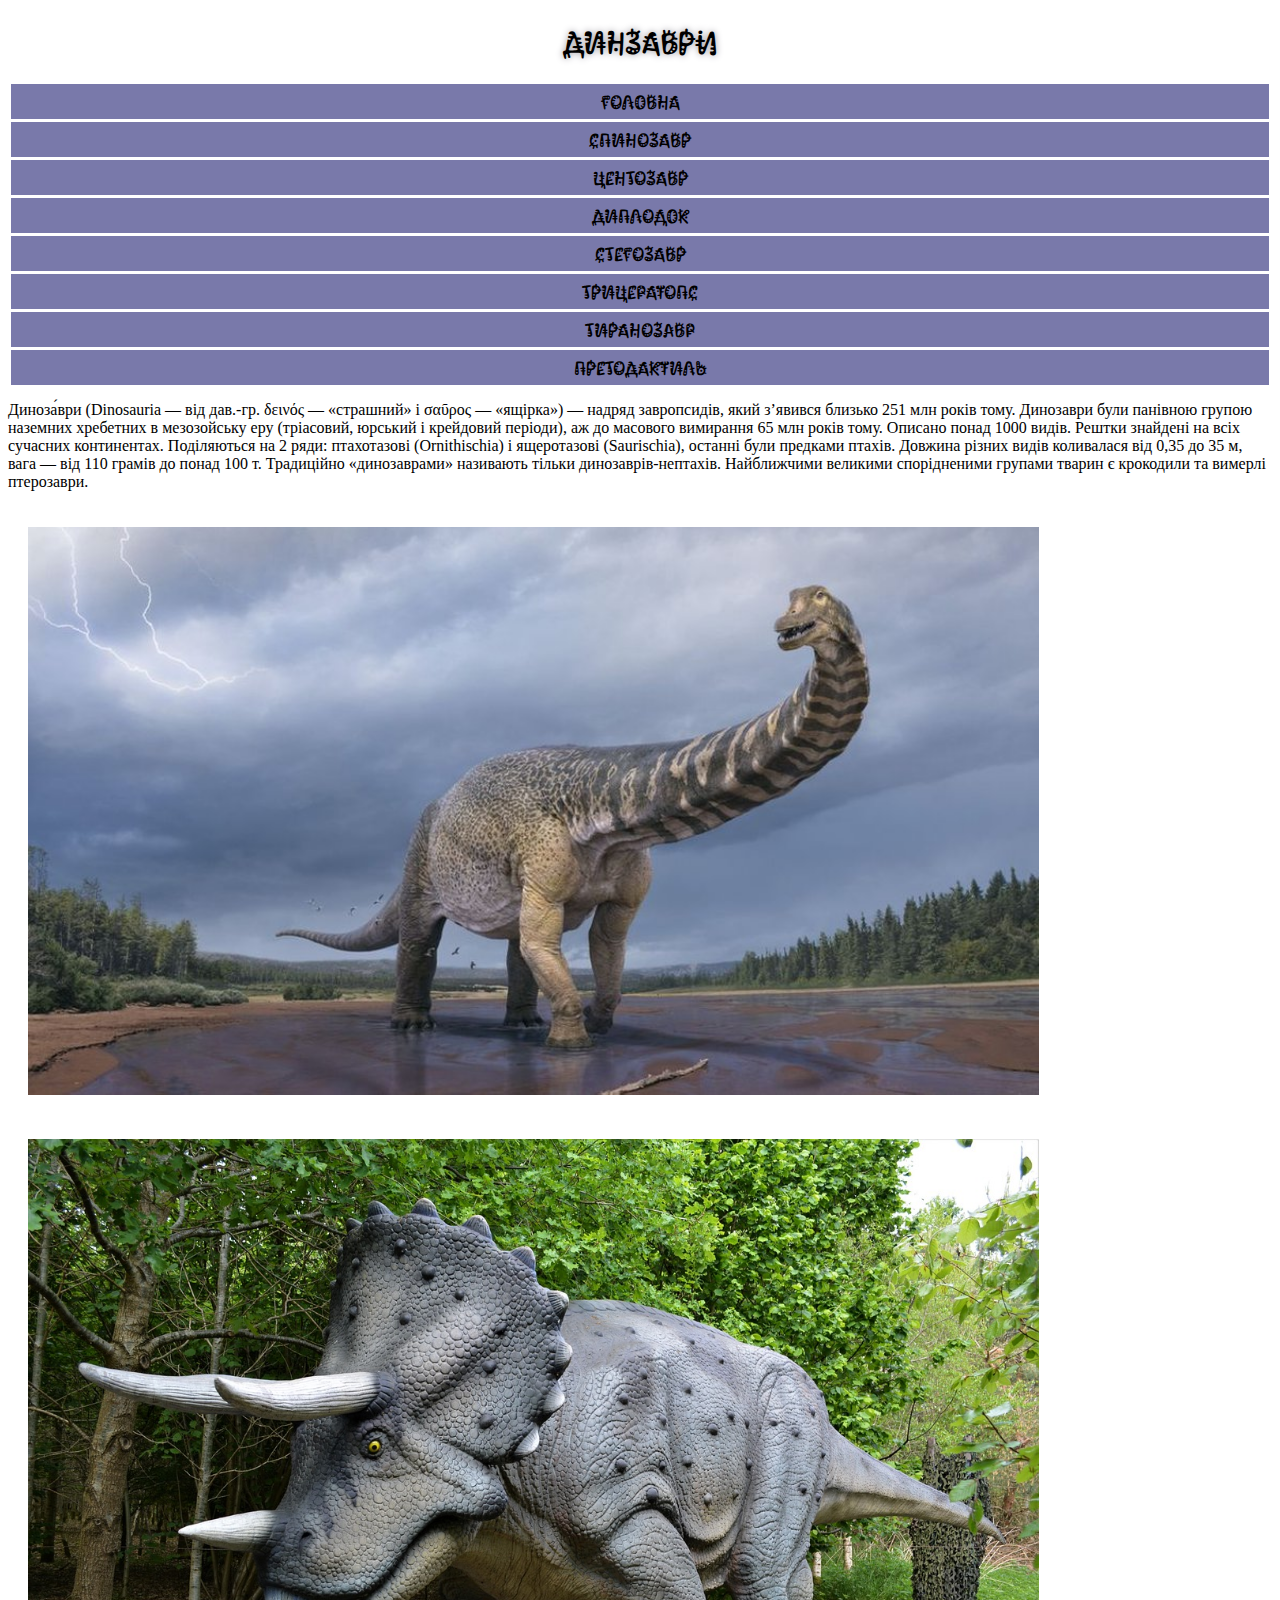
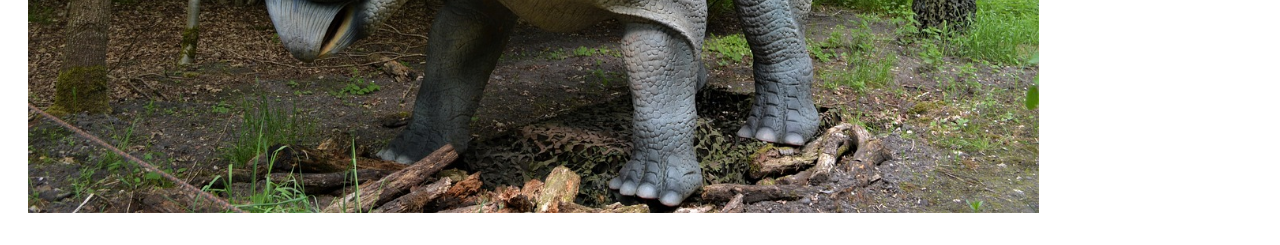
<file: 5/index.html>
<!DOCTYPE html>
<html lang="en">
<head>
    <meta charset="UTF-8">
    <meta name="viewport" content="width=device-width, initial-scale=1.0">
    <link rel="preconnect" href="https://fonts.googleapis.com">
<link rel="preconnect" href="https://fonts.gstatic.com" crossorigin>
<link href="https://fonts.googleapis.com/css2?family=Kablammo&display=swap" rel="stylesheet">
    <link rel="stylesheet" href="style.css">
    <title>Document</title>
</head>
<body>
    <h1>динзаври</h1>
    <div class="menu">
    <div class="menu-item"><a href="index.html">головна</a></div>
    <div class="menu-item"><a href="5-2.html">Спинозавр</a></div>
    <div class="menu-item"><a href="5-3.html">Центозавр</a></div>
    <div class="menu-item"><a href="5-4.html">Диплодок</a></div>
    <div class="menu-item"><a href="5-5.html">Стегозавр</a></div>
    <div class="menu-item"><a href="5-6.html">Трицератопс</a></div>
    <div class="menu-item"><a href="5-7.html">Тиранозавр</a></div>
    <div class="menu-item"><a href="5-8.html">Претодактиль</a></div>

    <p>Диноза́ври (Dinosauria — від дав.-гр. δεινός — «страшний» і σαῦρος — «ящірка») — надряд завропсидів, який з’явився близько 251 млн років тому. Динозаври були панівною групою наземних хребетних в мезозойську еру (тріасовий, юрський і крейдовий періоди), аж до масового вимирання 65 млн років тому. Описано понад 1000 видів. Рештки знайдені на всіх сучасних континентах. Поділяються на 2 ряди: птахотазові (Ornithischia) і ящеротазові (Saurischia), останні були предками птахів. Довжина різних видів коливалася від 0,35 до 35 м, вага — від 110 грамів до понад 100 т.

        Традиційно «динозаврами» називають тільки динозаврів-нептахів. Найближчими великими спорідненими групами тварин є крокодили та вимерлі птерозаври.
        </p>
        <img src="dino-01.jpg" alt="">
        <img src="dino-02.jpg" alt="">
</body>
</html>
</file>
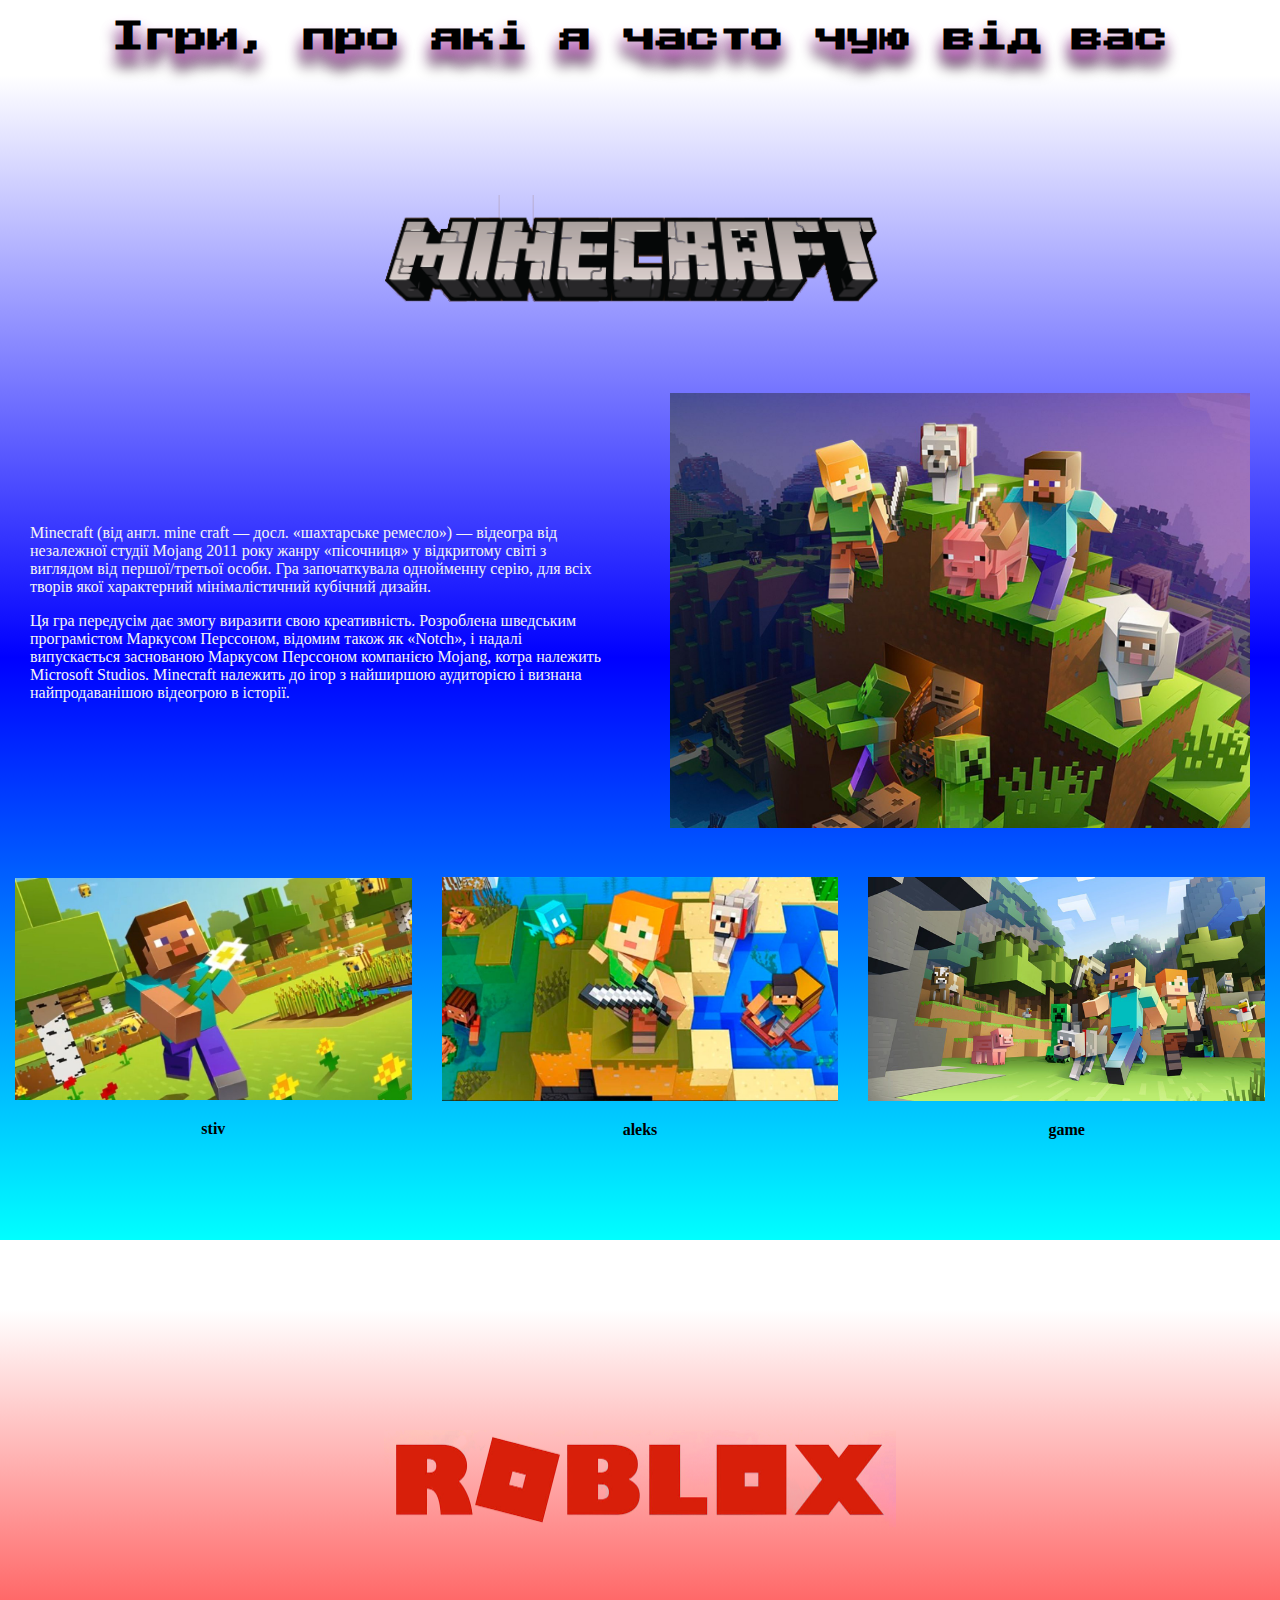
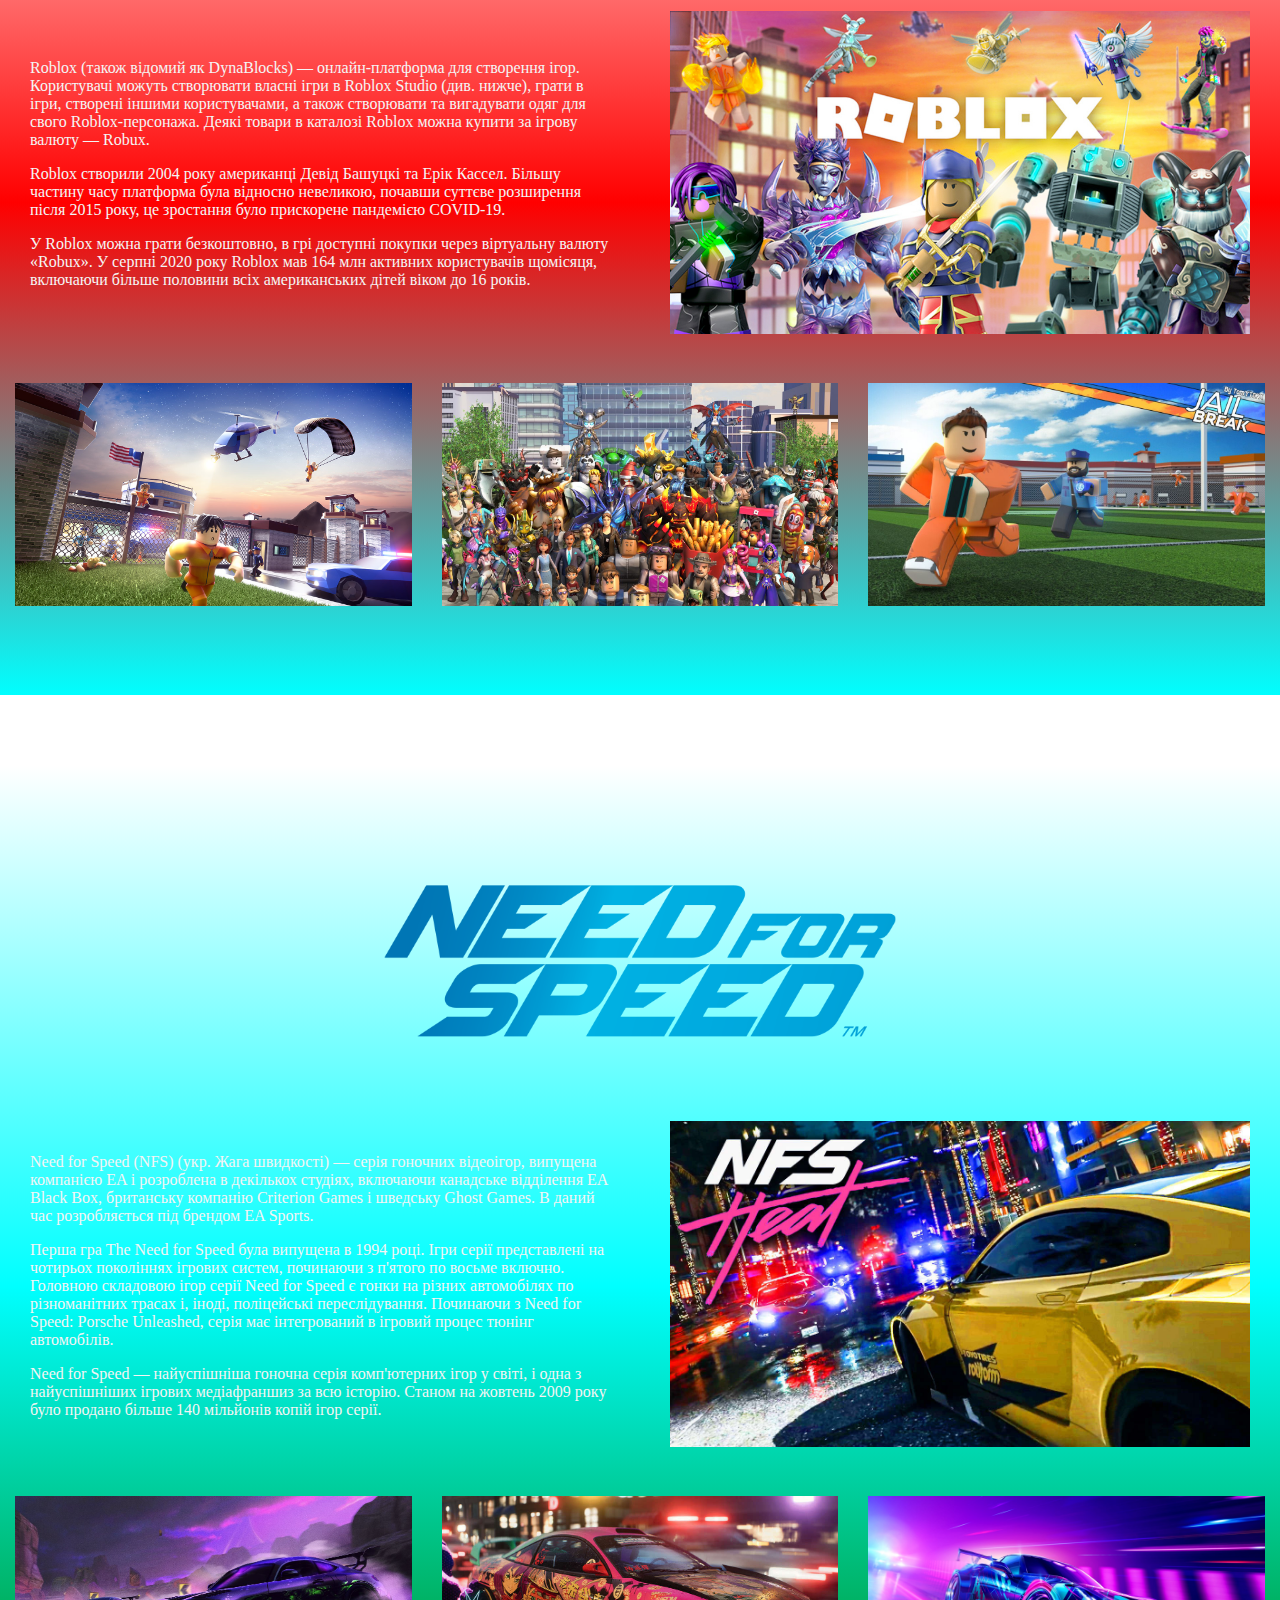
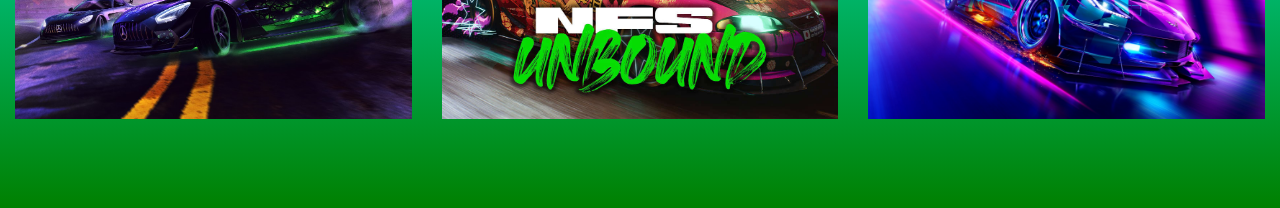
<file: game/index.html>
<!DOCTYPE html>
<html lang="uk">

<head>
    <meta charset="UTF-8">
    <meta name="viewport" content="width=device-width, initial-scale=1.0">
    <link rel="preconnect" href="https://fonts.googleapis.com">
    <link rel="preconnect" href="https://fonts.gstatic.com" crossorigin>
    <link href="https://fonts.googleapis.com/css2?family=Montserrat:ital,wght@0,100;0,200;0,300;0,400;0,500;0,600;1,100;1,200;1,300;1,400;1,500&family=Pixelify+Sans:wght@400;500;600;700&family=Press+Start+2P&display=swap"
        rel="stylesheet">
    <link rel="stylesheet" href="style.css">
    <title>топ 3</title>
</head>

<body>

    <h1>Ігри, про які я часто чую від вас</h1>

    <div class="minecraft">
        <div class="logo">
            <img src="minecraft.png" alt="">
        </div>
        <div class="father1">
            <div class="text">
                <p>Minecraft (від англ. mine craft — досл. «шахтарське ремесло») — відеогра від незалежної студії Mojang
                    2011 року жанру «пісочниця» у відкритому світі з виглядом від першої/третьої особи. Гра
                    започаткувала
                    однойменну серію, для всіх творів якої характерний мінімалістичний кубічний дизайн.</p>
                <p>Ця гра передусім дає змогу виразити свою креативність. Розроблена шведським програмістом Маркусом
                    Перссоном, відомим також як «Notch», і надалі випускається заснованою Маркусом Перссоном компанією
                    Mojang, котра належить Microsoft Studios. Minecraft належить до ігор з найширшою аудиторією і
                    визнана найпродаванішою відеогрою в історії.</p>
            </div>
            <div class="image">
                <img src="mine-2.jpg" alt="">
            </div>
        </div>
        <div class="father2">
            <div class="player">
                <img src="mine-3.jpg" alt="">
                <p>stiv</p>
            </div>
            <div class="player">
                <img src="mine-4.jpg" alt="">
                <p>aleks</p>
            </div>
            <div class="player">
                <img src="mine-5.jpg" alt="">
                <p>game</p>
            </div>

        </div>
    </div>

    <div class="rablax">
        <div class="logo">
            <img src="roblox-logo.png" alt="">
        </div>
        <div class="father1">
            <div class="text">
                <p>
                    Roblox (також відомий як DynaBlocks) — онлайн-платформа для створення ігор. Користувачі можуть
                    створювати власні ігри в Roblox Studio (див. нижче), грати в ігри, створені іншими користувачами, а
                    також створювати та вигадувати одяг для свого Roblox-персонажа. Деякі товари в каталозі Roblox можна
                    купити за ігрову валюту — Robux.

                </p>
                <p>
                    Roblox створили 2004 року американці Девід Башуцкі та Ерік Кассел. Більшу частину часу платформа
                    була відносно невеликою, почавши суттєве розширення після 2015 року, це зростання було прискорене
                    пандемією COVID-19.
                </p>
                <p>
                    У Roblox можна грати безкоштовно, в грі доступні покупки через віртуальну валюту «Robux». У серпні
                    2020 року Roblox мав 164 млн активних користувачів щомісяця, включаючи більше половини всіх
                    американських дітей віком до 16 років.
                </p>

            </div>
            <div class="image">
                <img src="roblox-1.jpg" alt="">
            </div>
        </div>
        <div class="father2">
            <div class="player">
                <img src="roblox-2.jpg" alt="">
            </div>
            <div class="player">
                <img src="roblox-3.jpg" alt="">
            </div>
            <div class="player">
                <img src="roblox-4.jpg" alt="">
            </div>
        </div>
    </div>

    <div class="no_cs2">
        <div class="logo">
            <img src="need-logo.png" alt="">
        </div>
        <div class="father1">
            <div class="text">
                <p>
                    Need for Speed ​​(NFS) (укр. Жага швидкості) — серія гоночних відеоігор, випущена компанією EA і
                    розроблена в декількох студіях, включаючи канадське відділення EA Black Box, британську компанію
                    Criterion Games і шведську Ghost Games. В даний час розробляється під брендом EA Sports.
                </p>
                <p>
                    Перша гра The Need for Speed​​ була випущена в 1994 році. Ігри серії представлені на чотирьох
                    поколіннях ігрових систем, починаючи з п'ятого по восьме включно. Головною складовою ігор серії Need
                    for Speed ​​є гонки на різних автомобілях по різноманітних трасах і, іноді, поліцейські
                    переслідування. Починаючи з Need for Speed: Porsche Unleashed, серія має інтегрований в ігровий
                    процес тюнінг автомобілів.
                </p>
                <p>
                    Need for Speed​ — найуспішніша гоночна серія комп'ютерних ігор у світі, і одна з найуспішніших
                    ігрових медіафраншиз за всю історію. Станом на жовтень 2009 року було продано більше 140 мільйонів
                    копій ігор серії.
                </p>
            </div>
            <div class="image">
                <img src="need-2.jpg" alt="">
            </div>
        </div>
        <div class="father2">
            <div class="player">
                <img src="need-3.jpg" alt="">
            </div>
            <div class="player">
                <img src="need-4.jpg" alt="">
            </div>
            <div class="player">
                <img src="need-5.jpg" alt="">
            </div>
        </div>
    </div>

</body>

</html>
</file>
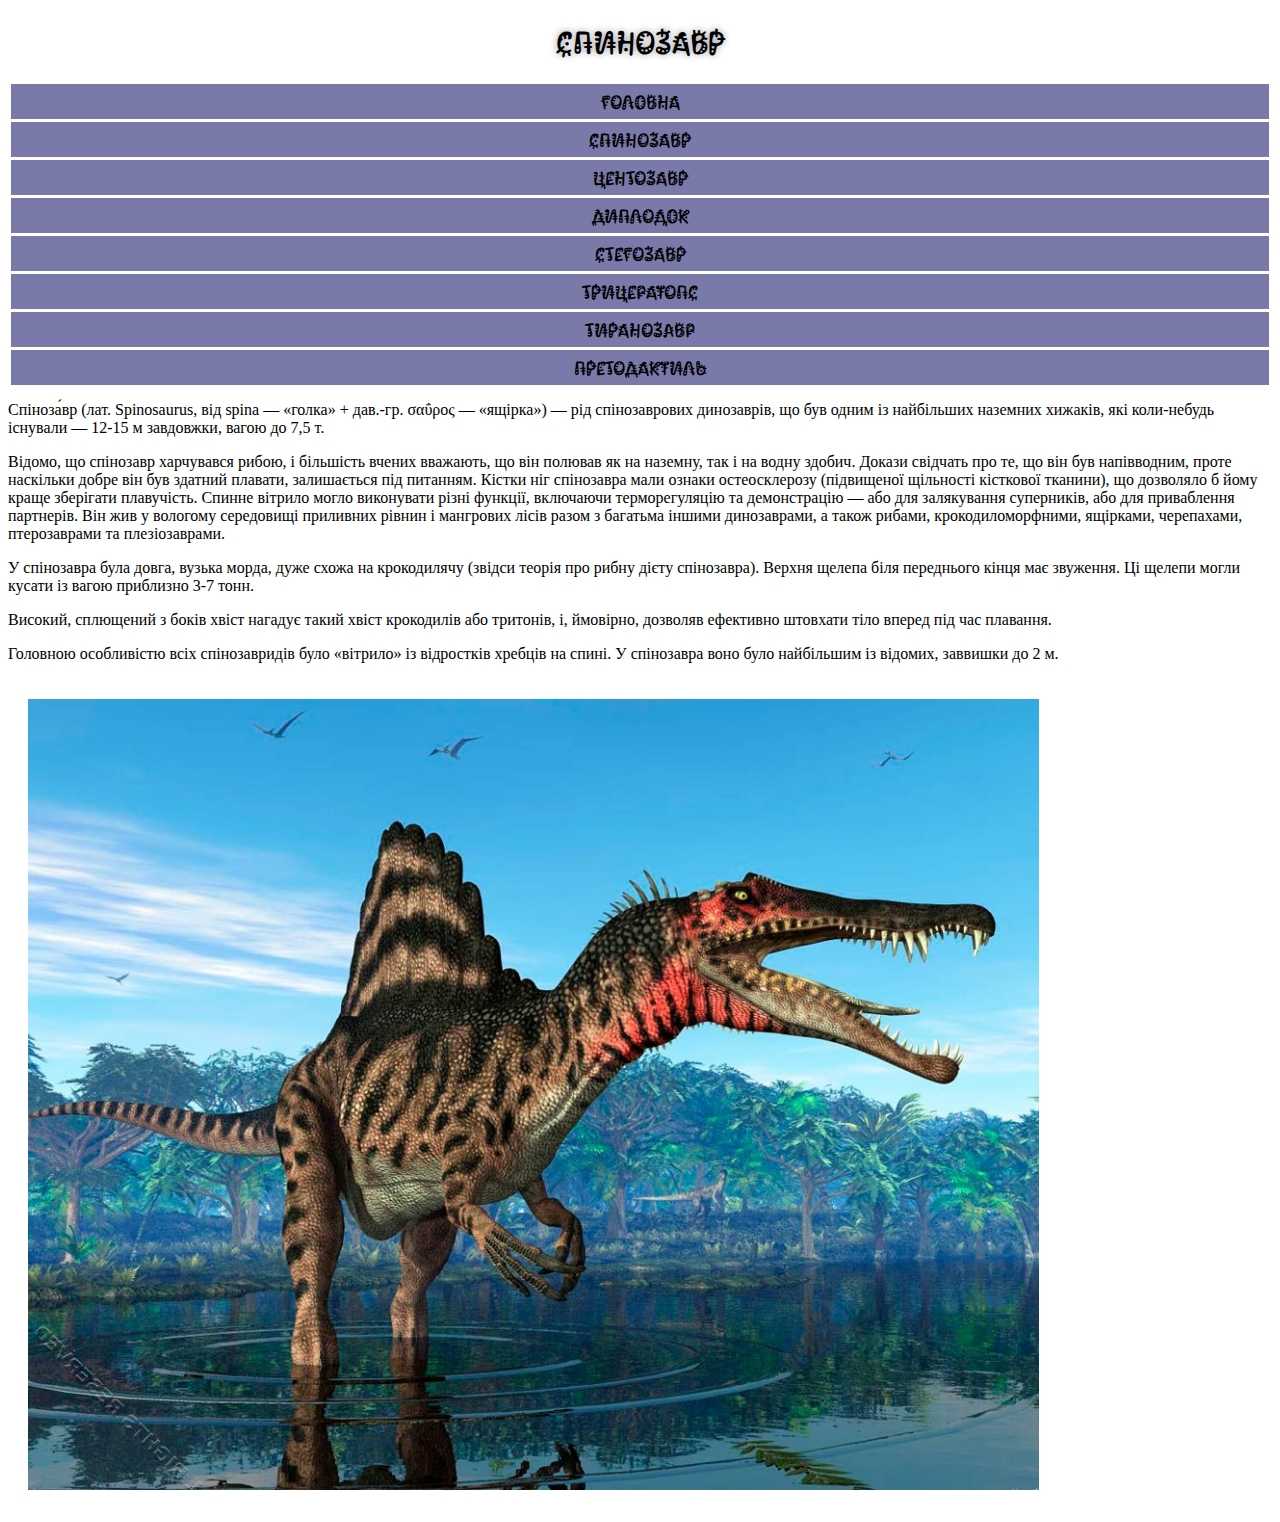
<file: 5/5-2.html>
<!DOCTYPE html>
<html lang="en">

<head>
    <meta charset="UTF-8">
    <meta name="viewport" content="width=device-width, initial-scale=1.0">
    <link rel="preconnect" href="https://fonts.googleapis.com">
    <link rel="preconnect" href="https://fonts.gstatic.com" crossorigin>
    <link href="https://fonts.googleapis.com/css2?family=Kablammo&display=swap" rel="stylesheet">
    <link rel="stylesheet" href="style.css">
    <title>Спинозавр</title>
</head>

<body>
    <h1>Спинозавр</h1>
    <div class="menu">
        <div class="menu-item"><a href="index.html">головна</a></div>
        <div class="menu-item"><a href="5-2.html">Спинозавр</a></div>
        <div class="menu-item"><a href="5-3.html">Центозавр</a></div>
        <div class="menu-item"><a href="5-4.html">Диплодок</a></div>
        <div class="menu-item"><a href="5-5.html">Стегозавр</a></div>
        <div class="menu-item"><a href="5-6.html">Трицератопс</a></div>
        <div class="menu-item"><a href="5-7.html">Тиранозавр</a></div>
        <div class="menu-item"><a href="5-8.html">Претодактиль</a></div>

        <p>Спіноза́вр (лат. Spinosaurus, від spina — «голка» + дав.-гр. σαΰρος — «ящірка») — рід спінозаврових
            динозаврів, що був одним із найбільших наземних хижаків, які коли-небудь існували — 12-15 м завдовжки, вагою
            до 7,5 т.
        </p>
        <p>
            Відомо, що спінозавр харчувався рибою, і більшість вчених вважають, що він полював як на наземну, так і на
            водну здобич. Докази свідчать про те, що він був напівводним, проте наскільки добре він був здатний плавати,
            залишається під питанням. Кістки ніг спінозавра мали ознаки остеосклерозу (підвищеної щільності кісткової
            тканини), що дозволяло б йому краще зберігати плавучість. Спинне вітрило могло виконувати різні функції,
            включаючи терморегуляцію та демонстрацію — або для залякування суперників, або для приваблення партнерів.
            Він жив у вологому середовищі приливних рівнин і мангрових лісів разом з багатьма іншими динозаврами, а
            також рибами, крокодиломорфними, ящірками, черепахами, птерозаврами та плезіозаврами.
        </p>
        <p>
            У спінозавра була довга, вузька морда, дуже схожа на крокодилячу (звідси теорія про рибну дієту спінозавра).
            Верхня щелепа біля переднього кінця має звуження. Ці щелепи могли кусати із вагою приблизно 3-7 тонн.
        </p>
        <p>
            Високий, сплющений з боків хвіст нагадує такий хвіст крокодилів або тритонів, і, ймовірно, дозволяв
            ефективно штовхати тіло вперед під час плавання.
        </p>
        <p>
            Головною особливістю всіх спінозавридів було «вітрило» із відростків хребців на спині. У спінозавра воно
            було найбільшим із відомих, заввишки до 2 м.
        </p>
        <img src="spynozavr.jpg" alt="">
</body>

</html>
</file>
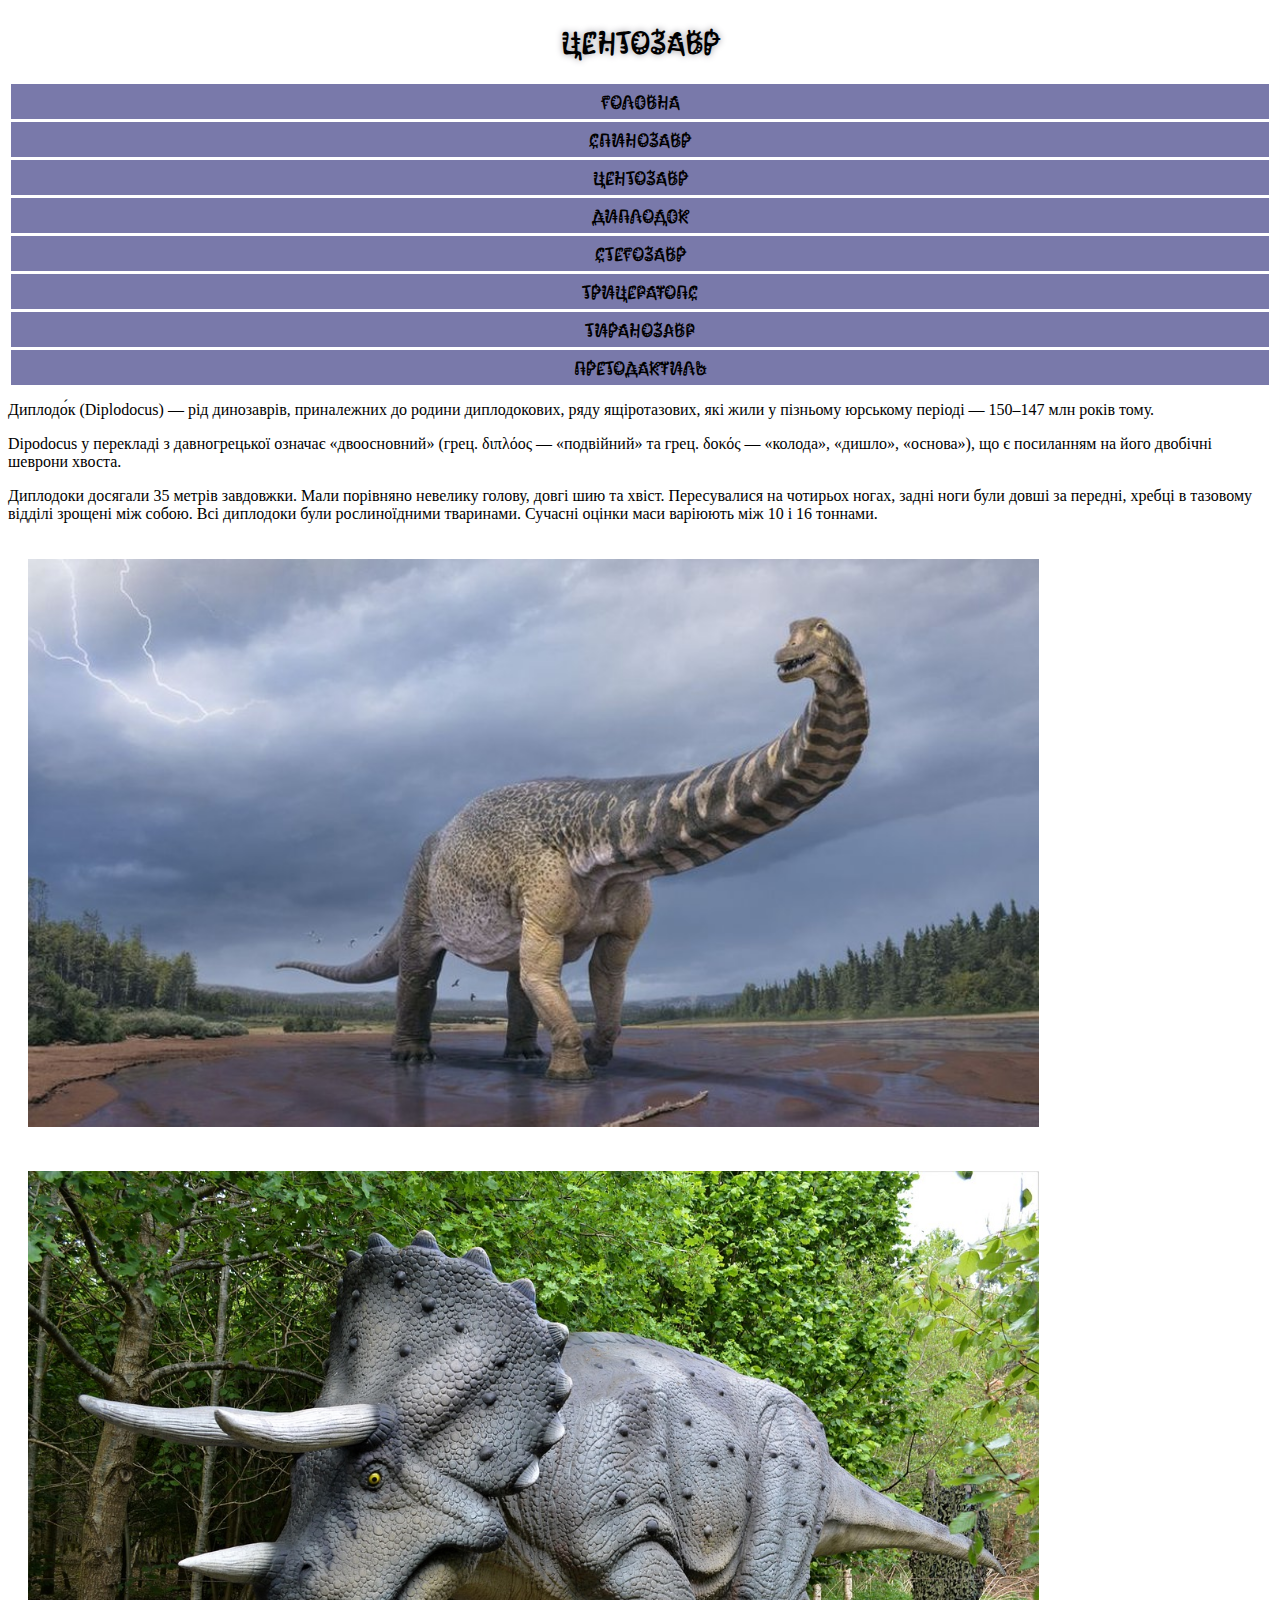
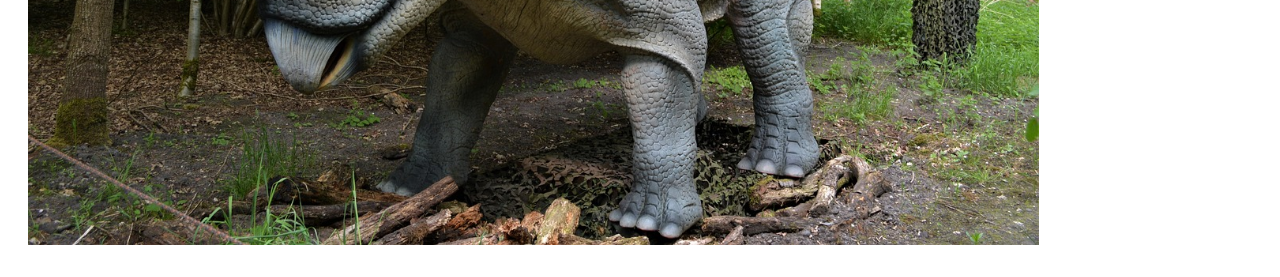
<file: 5/5-3.html>
<!DOCTYPE html>
<html lang="en">
<head>
    <meta charset="UTF-8">
    <meta name="viewport" content="width=device-width, initial-scale=1.0">
    <link rel="preconnect" href="https://fonts.googleapis.com">
<link rel="preconnect" href="https://fonts.gstatic.com" crossorigin>
<link href="https://fonts.googleapis.com/css2?family=Kablammo&display=swap" rel="stylesheet">
    <link rel="stylesheet" href="style.css">
    <title>Центозавр</title>
</head>
<body>
    <h1>Центозавр</h1>
    <div class="menu">
    <div class="menu-item"><a href="index.html">головна</a></div>
    <div class="menu-item"><a href="5-2.html">Спинозавр</a></div>
    <div class="menu-item"><a href="5-3.html">Центозавр</a></div>
    <div class="menu-item"><a href="5-4.html">Диплодок</a></div>
    <div class="menu-item"><a href="5-5.html">Стегозавр</a></div>
    <div class="menu-item"><a href="5-6.html">Трицератопс</a></div>
    <div class="menu-item"><a href="5-7.html">Тиранозавр</a></div>
    <div class="menu-item"><a href="5-8.html">Претодактиль</a></div>

    <p>Диплодо́к (Diplodocus) — рід динозаврів, приналежних до родини диплодокових, ряду ящіротазових, які жили у пізньому юрському періоді — 150–147 млн років тому.
 </p>
 <p>
        Dipodocus у перекладі з давногрецької означає «двоосновний» (грец. διπλόος — «подвійний» та грец. δοκός — «колода», «дишло», «основа»), що є посиланням на його двобічні шеврони хвоста.
        </p>
       <p> Диплодоки досягали 35 метрів завдовжки. Мали порівняно невелику голову, довгі шию та хвіст. Пересувалися на чотирьох ногах, задні ноги були довші за передні, хребці в тазовому відділі зрощені між собою. Всі диплодоки були рослиноїдними тваринами. Сучасні оцінки маси варіюють між 10 і 16 тоннами.
        </p>
        
       
        <img src="dino-01.jpg" alt="">
        <img src="dino-02.jpg" alt="">
</body>
</html>
</file>
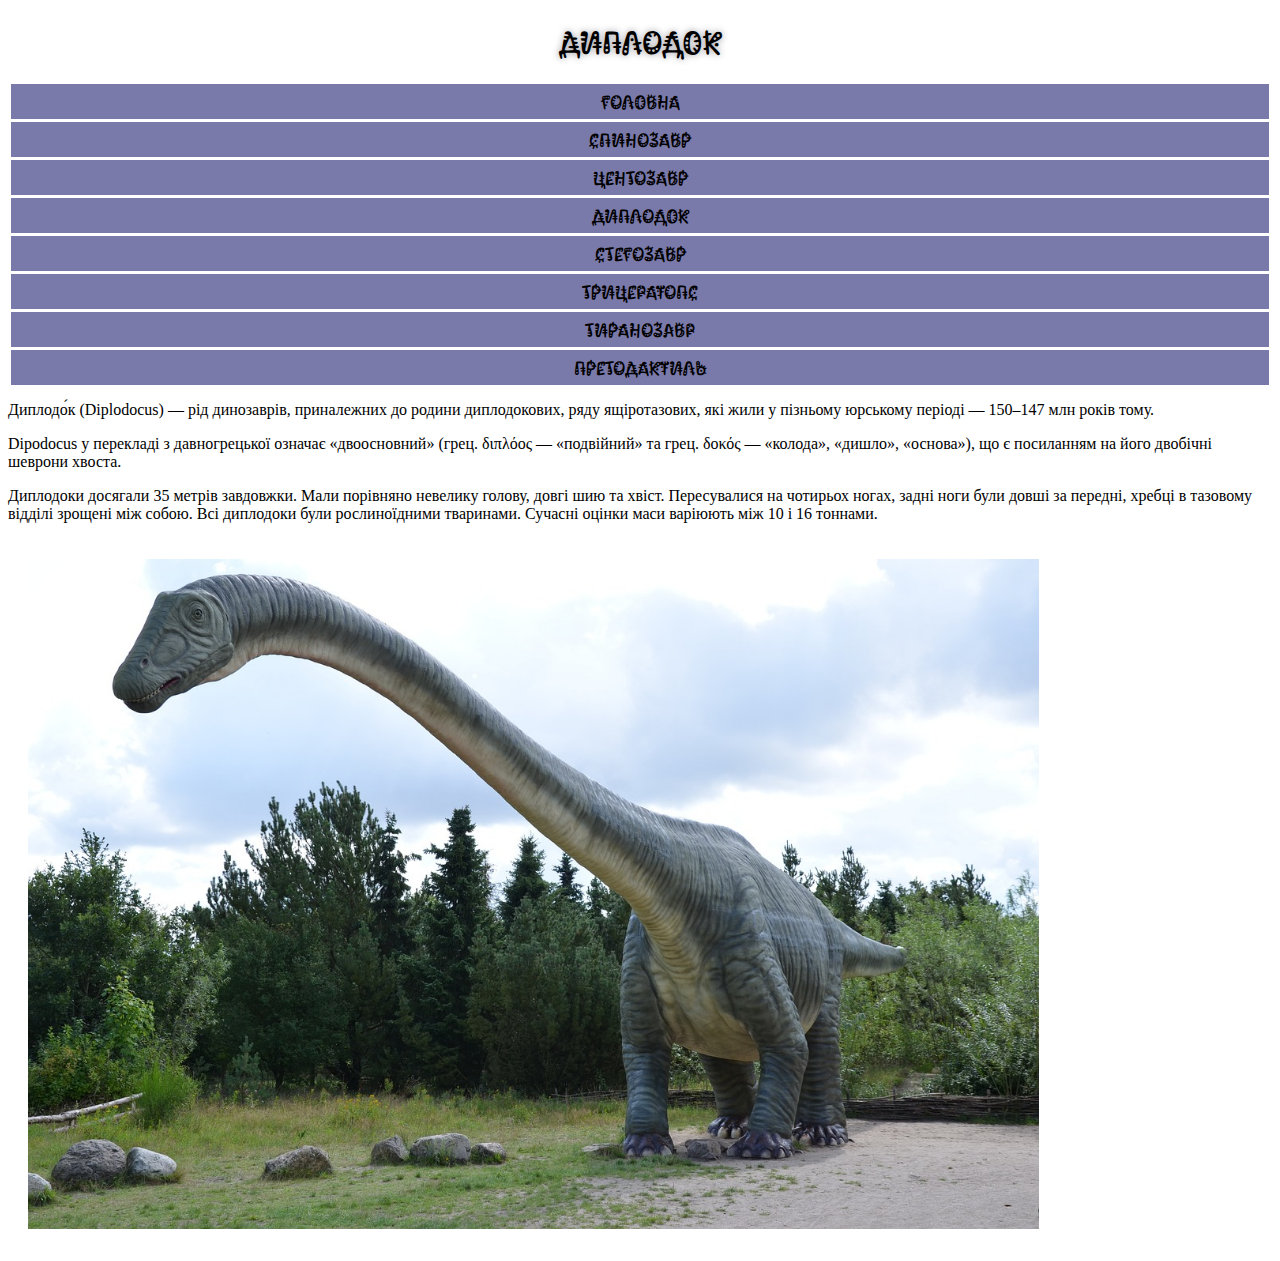
<file: 5/5-4.html>
<!DOCTYPE html>
<html lang="en">
<head>
    <meta charset="UTF-8">
    <meta name="viewport" content="width=device-width, initial-scale=1.0">
    <link rel="preconnect" href="https://fonts.googleapis.com">
<link rel="preconnect" href="https://fonts.gstatic.com" crossorigin>
<link href="https://fonts.googleapis.com/css2?family=Kablammo&display=swap" rel="stylesheet">
    <link rel="stylesheet" href="style.css">
    <title>Диплодок</title>
</head>
<body>
    <h1>Диплодок</h1>
    <div class="menu">
    <div class="menu-item"><a href="index.html">головна</a></div>
    <div class="menu-item"><a href="5-2.html">Спинозавр</a></div>
    <div class="menu-item"><a href="5-3.html">Центозавр</a></div>
    <div class="menu-item"><a href="5-4.html">Диплодок</a></div>
    <div class="menu-item"><a href="5-5.html">Стегозавр</a></div>
    <div class="menu-item"><a href="5-6.html">Трицератопс</a></div>
    <div class="menu-item"><a href="5-7.html">Тиранозавр</a></div>
    <div class="menu-item"><a href="5-8.html">Претодактиль</a></div>

    <p>Диплодо́к (Diplodocus) — рід динозаврів, приналежних до родини диплодокових, ряду ящіротазових, які жили у пізньому юрському періоді — 150–147 млн років тому.
</p>
<p>Dipodocus у перекладі з давногрецької означає «двоосновний» (грец. διπλόος — «подвійний» та грец. δοκός — «колода», «дишло», «основа»), що є посиланням на його двобічні шеврони хвоста.
       </p> 
       <p> Диплодоки досягали 35 метрів завдовжки. Мали порівняно невелику голову, довгі шию та хвіст. Пересувалися на чотирьох ногах, задні ноги були довші за передні, хребці в тазовому відділі зрощені між собою. Всі диплодоки були рослиноїдними тваринами. Сучасні оцінки маси варіюють між 10 і 16 тоннами.
        </p>
        
        
        <img src="dyplodok.jpg" alt="">
</body>
</html>
</file>
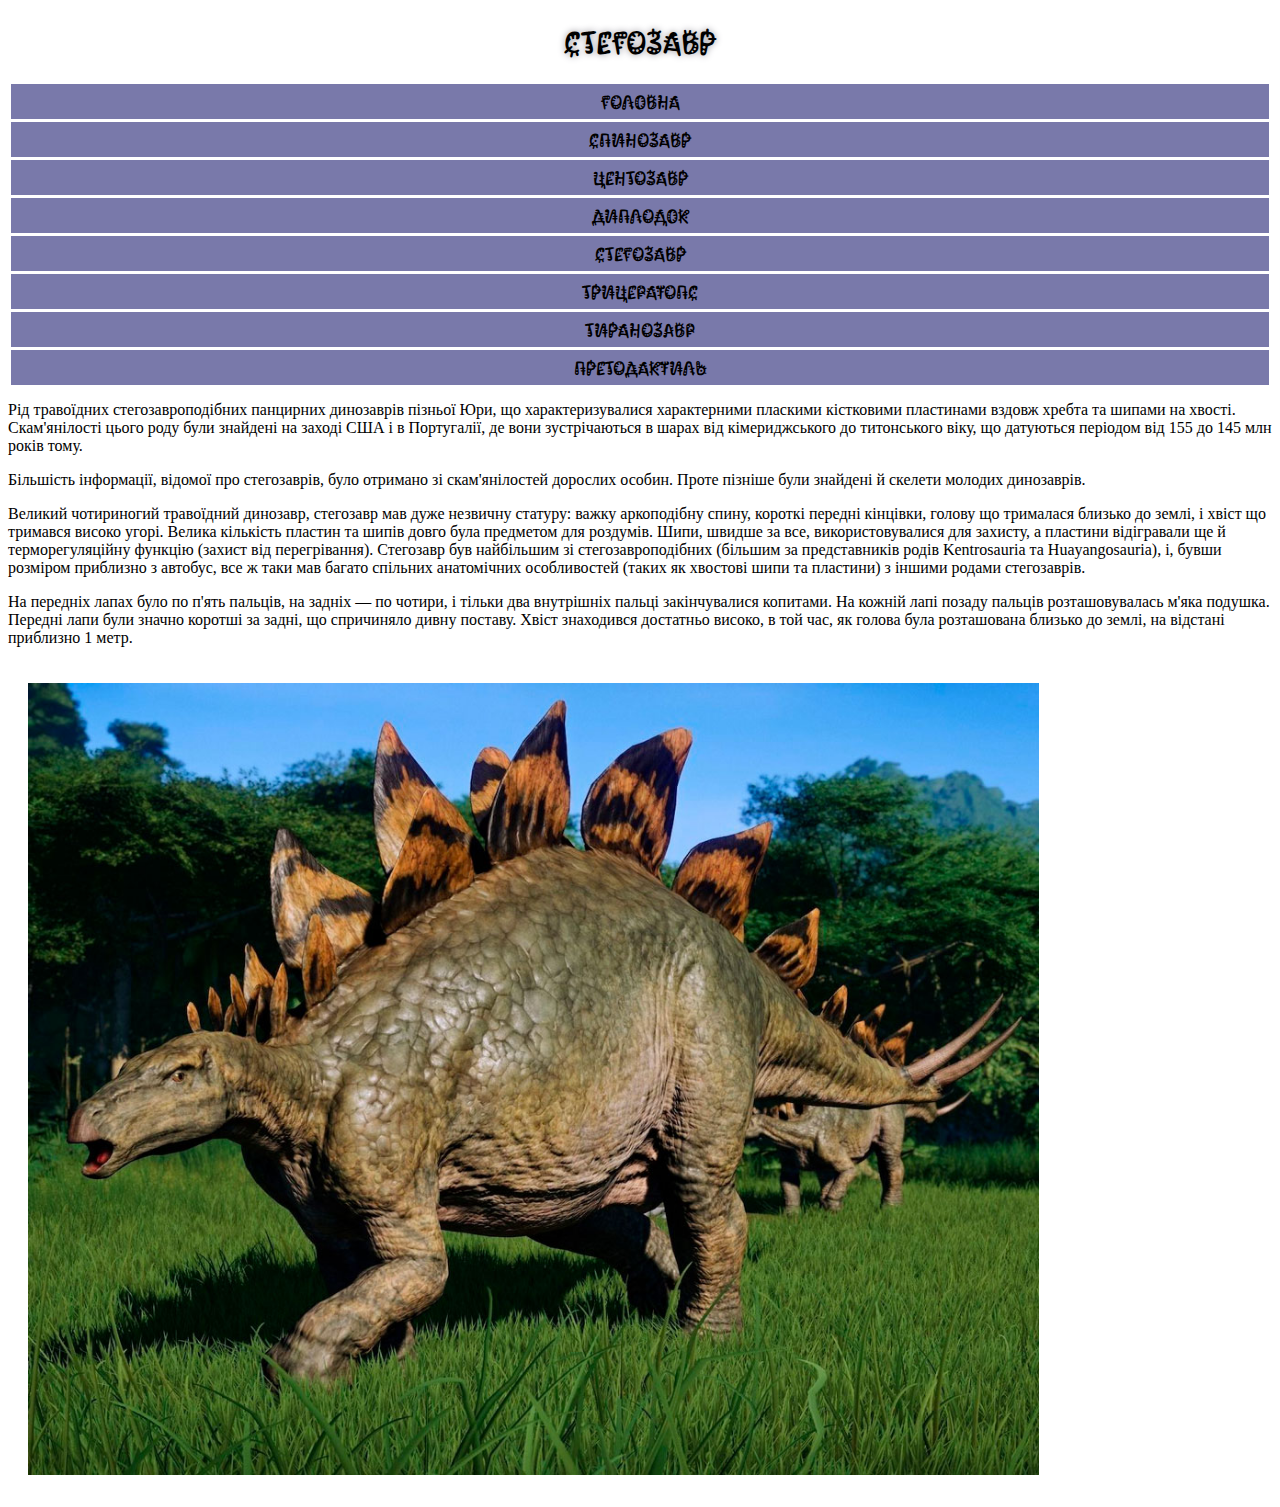
<file: 5/5-5.html>
<!DOCTYPE html>
<html lang="en">

<head>
    <meta charset="UTF-8">
    <meta name="viewport" content="width=device-width, initial-scale=1.0">
    <link rel="preconnect" href="https://fonts.googleapis.com">
    <link rel="preconnect" href="https://fonts.gstatic.com" crossorigin>
    <link href="https://fonts.googleapis.com/css2?family=Kablammo&display=swap" rel="stylesheet">
    <link rel="stylesheet" href="style.css">
    <title>Стегозавр</title>
</head>

<body>
    <h1>Стегозавр</h1>
    <div class="menu">
        <div class="menu-item"><a href="index.html">головна</a></div>
        <div class="menu-item"><a href="5-2.html">Спинозавр</a></div>
        <div class="menu-item"><a href="5-3.html">Центозавр</a></div>
        <div class="menu-item"><a href="5-4.html">Диплодок</a></div>
        <div class="menu-item"><a href="5-5.html">Стегозавр</a></div>
        <div class="menu-item"><a href="5-6.html">Трицератопс</a></div>
        <div class="menu-item"><a href="5-7.html">Тиранозавр</a></div>
        <div class="menu-item"><a href="5-8.html">Претодактиль</a></div>

        <p>Рід травоїдних стегозавроподібних панцирних динозаврів пізньої Юри, що характеризувалися характерними
            пласкими кістковими пластинами вздовж хребта та шипами на хвості. Скам'янілості цього роду були знайдені на
            заході США і в Португалії, де вони зустрічаються в шарах від кімериджського до титонського віку, що
            датуються періодом від 155 до 145 млн років тому.
        </p>
        <p> Більшість інформації, відомої про стегозаврів, було отримано зі скам'янілостей дорослих особин. Проте
            пізніше були знайдені й скелети молодих динозаврів.
        </p>
        <p> Великий чотириногий травоїдний динозавр, стегозавр мав дуже незвичну статуру: важку аркоподібну спину,
            короткі передні кінцівки, голову що трималася близько до землі, і хвіст що тримався високо угорі. Велика
            кількість пластин та шипів довго була предметом для роздумів. Шипи, швидше за все, використовувалися для
            захисту, а пластини відігравали ще й терморегуляційну функцію (захист від перегрівання). Стегозавр був
            найбільшим зі стегозавроподібних (більшим за представників родів Kentrosauria та Huayangosauria), і, бувши
            розміром приблизно з автобус, все ж таки мав багато спільних анатомічних особливостей (таких як хвостові
            шипи та пластини) з іншими родами стегозаврів.
        </p>
        <p> На передніх лапах було по п'ять пальців, на задніх — по чотири, і тільки два внутрішніх пальці закінчувалися
            копитами. На кожній лапі позаду пальців розташовувалась м'яка подушка. Передні лапи були значно коротші за
            задні, що спричиняло дивну поставу. Хвіст знаходився достатньо високо, в той час, як голова була розташована
            близько до землі, на відстані приблизно 1 метр.
        </p>
        <img src="stohozavr.jpg" alt="">
</body>

</html>
</file>
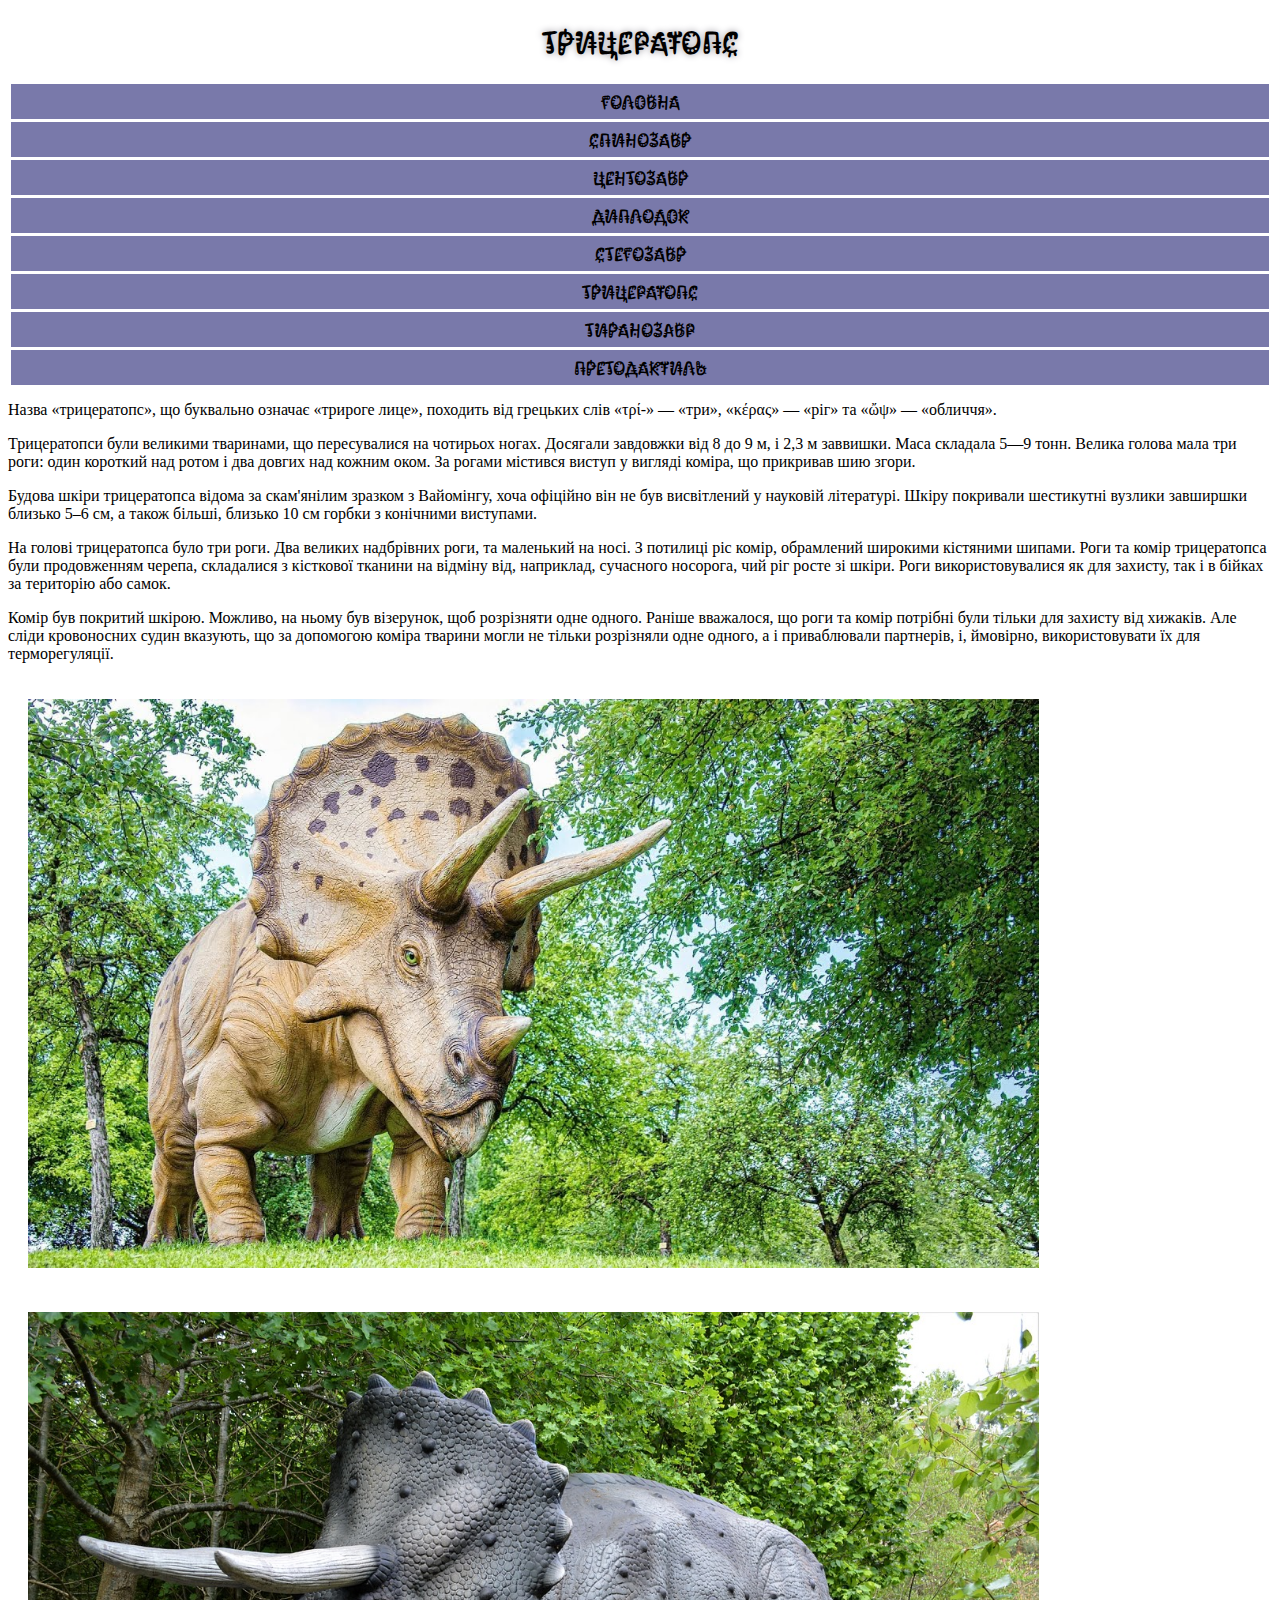
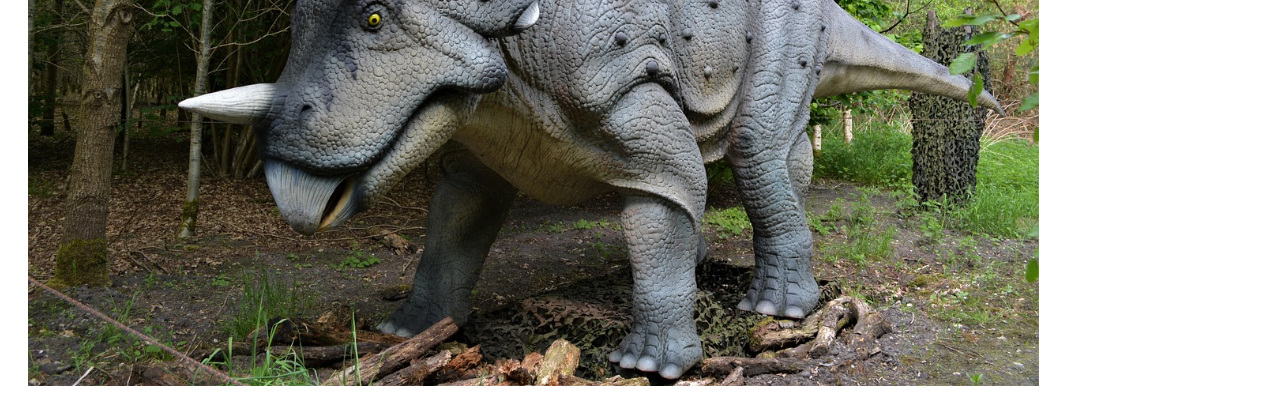
<file: 5/5-6.html>
<!DOCTYPE html>
<html lang="en">

<head>
    <meta charset="UTF-8">
    <meta name="viewport" content="width=device-width, initial-scale=1.0">
    <link rel="preconnect" href="https://fonts.googleapis.com">
    <link rel="preconnect" href="https://fonts.gstatic.com" crossorigin>
    <link href="https://fonts.googleapis.com/css2?family=Kablammo&display=swap" rel="stylesheet">
    <link rel="stylesheet" href="style.css">
    <title>Трицератопс</title>
</head>

<body>
    <h1>Трицератопс</h1>
    <div class="menu">
        <div class="menu-item"><a href="index.html">головна</a></div>
        <div class="menu-item"><a href="5-2.html">Спинозавр</a></div>
        <div class="menu-item"><a href="5-3.html">Центозавр</a></div>
        <div class="menu-item"><a href="5-4.html">Диплодок</a></div>
        <div class="menu-item"><a href="5-5.html">Стегозавр</a></div>
        <div class="menu-item"><a href="5-6.html">Трицератопс</a></div>
        <div class="menu-item"><a href="5-7.html">Тиранозавр</a></div>
        <div class="menu-item"><a href="5-8.html">Претодактиль</a></div>

        <p>Назва «трицератопс», що буквально означає «трироге лице», походить від грецьких слів «τρί-» — «три», «κέρας»
            — «ріг» та «ὤψ» — «обличчя».
        </p>
        <p>Трицератопси були великими тваринами, що пересувалися на чотирьох ногах. Досягали завдовжки від 8 до 9 м, і
            2,3 м заввишки. Маса складала 5—9 тонн. Велика голова мала три роги: один короткий над ротом і два довгих
            над кожним оком. За рогами містився виступ у вигляді коміра, що прикривав шию згори.
        </p>
        <p>Будова шкіри трицератопса відома за скам'янілим зразком з Вайомінгу, хоча офіційно він не був висвітлений у
            науковій літературі. Шкіру покривали шестикутні вузлики завширшки близько 5–6 см, а також більші, близько 10
            см горбки з конічними виступами.
        </p>
        <p>На голові трицератопса було три роги. Два великих надбрівних роги, та маленький на носі. З потилиці ріс
            комір,
            обрамлений широкими кістяними шипами. Роги та комір трицератопса були продовженням черепа, складалися з
            кісткової тканини на відміну від, наприклад, сучасного носорога, чий ріг росте зі шкіри. Роги
            використовувалися
            як для захисту, так і в бійках за територію або самок.
        </p>
        <p> Комір був покритий шкірою. Можливо, на ньому був візерунок, щоб розрізняти одне одного. Раніше вважалося, що
            роги та комір потрібні були тільки для захисту від хижаків. Але сліди кровоносних судин вказують, що за
            допомогою коміра тварини могли не тільки розрізняли одне одного, а і приваблювали партнерів, і, ймовірно,
            використовувати їх для терморегуляції.</p>


        <img src="trytseratops.jpg" alt="">
        <img src="dino-02.jpg" alt="">
</body>

</html>
</file>
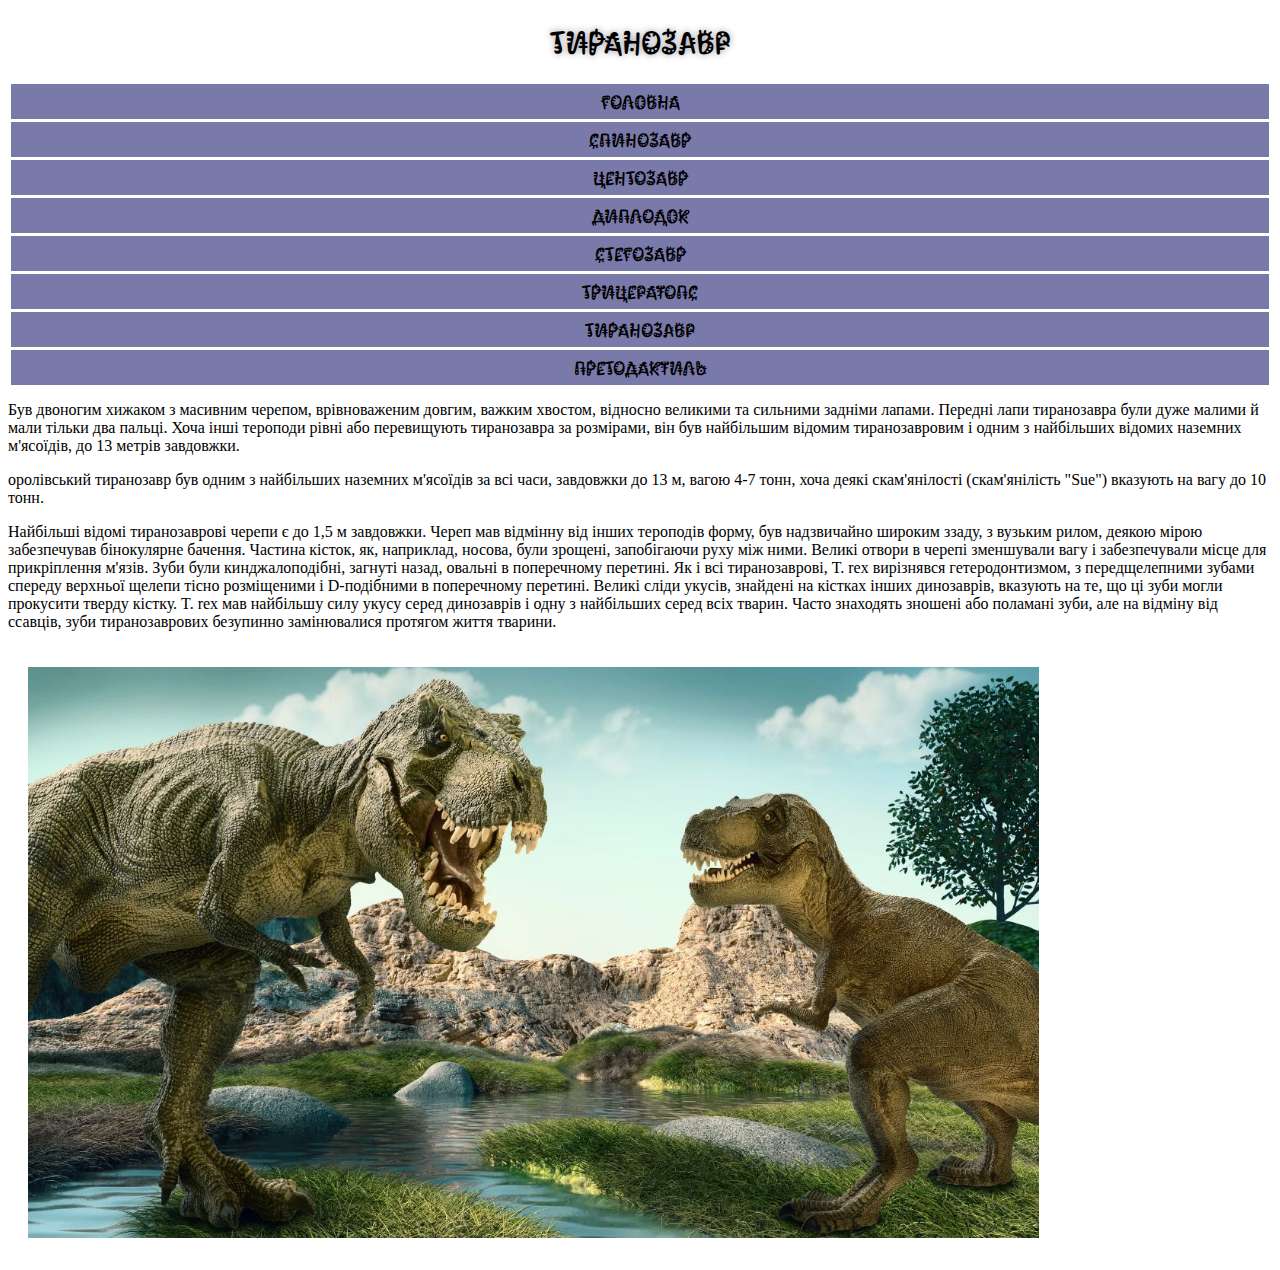
<file: 5/5-7.html>
<!DOCTYPE html>
<html lang="en">
<head>
    <meta charset="UTF-8">
    <meta name="viewport" content="width=device-width, initial-scale=1.0">
    <link rel="preconnect" href="https://fonts.googleapis.com">
<link rel="preconnect" href="https://fonts.gstatic.com" crossorigin>
<link href="https://fonts.googleapis.com/css2?family=Kablammo&display=swap" rel="stylesheet">
    <link rel="stylesheet" href="style.css">
    <title>Тиранозавр</title>
</head>
<body>
    <h1>Тиранозавр</h1>
    <div class="menu">
    <div class="menu-item"><a href="index.html">головна</a></div>
    <div class="menu-item"><a href="5-2.html">Спинозавр</a></div>
    <div class="menu-item"><a href="5-3.html">Центозавр</a></div>
    <div class="menu-item"><a href="5-4.html">Диплодок</a></div>
    <div class="menu-item"><a href="5-5.html">Стегозавр</a></div>
    <div class="menu-item"><a href="5-6.html">Трицератопс</a></div>
    <div class="menu-item"><a href="5-7.html">Тиранозавр</a></div>
    <div class="menu-item"><a href="5-8.html">Претодактиль</a></div>

    <p>Був двоногим хижаком з масивним черепом, врівноваженим довгим, важким хвостом, відносно великими та сильними задніми лапами. Передні лапи тиранозавра були дуже малими й мали тільки два пальці. Хоча інші тероподи рівні або перевищують тиранозавра за розмірами, він був найбільшим відомим тиранозавровим і одним з найбільших відомих наземних м'ясоїдів, до 13 метрів завдовжки.

       <p> оролівський тиранозавр був одним з найбільших наземних м'ясоїдів за всі часи, завдовжки до 13 м, вагою 4-7 тонн, хоча деякі скам'янілості (скам'янілість "Sue") вказують на вагу до 10 тонн.
        </p>
        <p>Найбільші відомі тиранозаврові черепи є до 1,5 м завдовжки. Череп мав відмінну від інших тероподів форму, був надзвичайно широким ззаду, з вузьким рилом, деякою мірою забезпечував бінокулярне бачення. Частина кісток, як, наприклад, носова, були зрощені, запобігаючи руху між ними. Великі отвори в черепі зменшували вагу і забезпечували місце для прикріплення м'язів. Зуби були кинджалоподібні, загнуті назад, овальні в поперечному перетині. Як і всі тиранозаврові, T. rex вирізнявся гетеродонтизмом, з передщелепними зубами спереду верхньої щелепи тісно розміщеними і D-подібними в поперечному перетині. Великі сліди укусів, знайдені на кістках інших динозаврів, вказують на те, що ці зуби могли прокусити тверду кістку. T. rex мав найбільшу силу укусу серед динозаврів і одну з найбільших серед всіх тварин. Часто знаходять зношені або поламані зуби, але на відміну від ссавців, зуби тиранозаврових безупинно замінювалися протягом життя тварини.</p>
        <img src="tyranozavr.jpg" alt="">
</body>
</html>
</file>
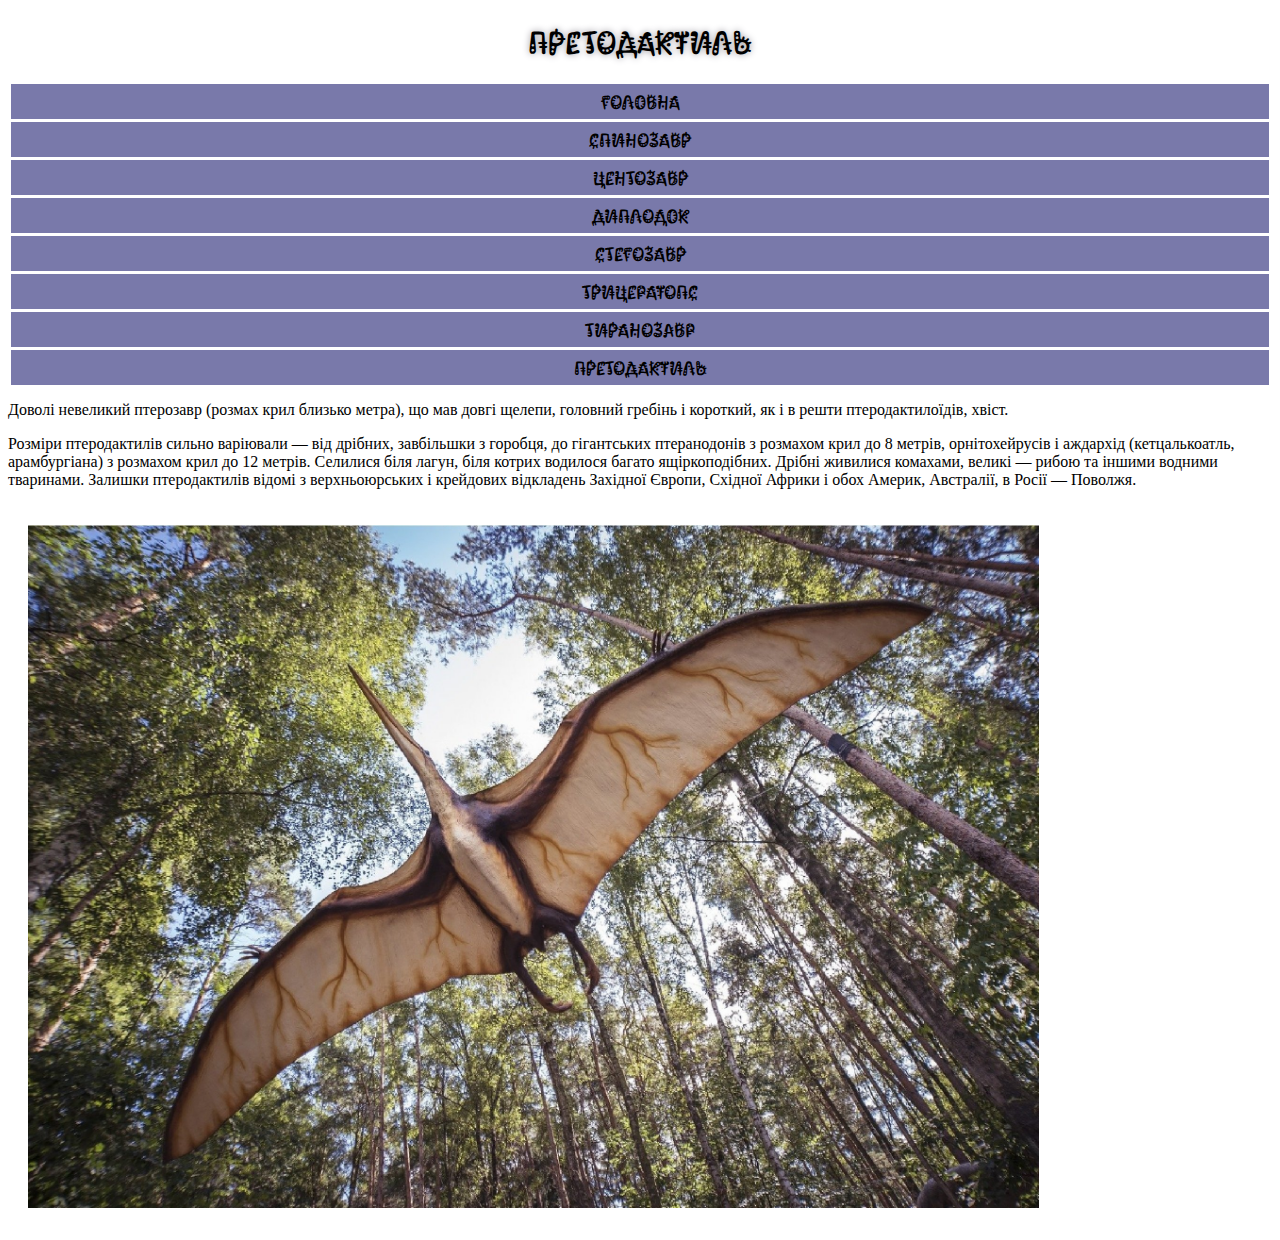
<file: 5/5-8.html>
<!DOCTYPE html>
<html lang="en">

<head>
    <meta charset="UTF-8">
    <meta name="viewport" content="width=device-width, initial-scale=1.0">
    <link rel="preconnect" href="https://fonts.googleapis.com">
    <link rel="preconnect" href="https://fonts.gstatic.com" crossorigin>
    <link href="https://fonts.googleapis.com/css2?family=Kablammo&display=swap" rel="stylesheet">
    <link rel="stylesheet" href="style.css">
    <title>Претодактиль</title>
</head>

<body>
    <h1>Претодактиль</h1>
    <div class="menu">
        <div class="menu-item"><a href="index.html">головна</a></div>
        <div class="menu-item"><a href="5-2.html">Спинозавр</a></div>
        <div class="menu-item"><a href="5-3.html">Центозавр</a></div>
        <div class="menu-item"><a href="5-4.html">Диплодок</a></div>
        <div class="menu-item"><a href="5-5.html">Стегозавр</a></div>
        <div class="menu-item"><a href="5-6.html">Трицератопс</a></div>
        <div class="menu-item"><a href="5-7.html">Тиранозавр</a></div>
        <div class="menu-item"><a href="5-8.html">Претодактиль</a></div>

        <p>Доволі невеликий птерозавр (розмах крил близько метра), що мав довгі щелепи, головний гребінь і короткий, як
            і в решти птеродактилоїдів, хвіст.</p>

           <p> Розміри птеродактилів сильно варіювали — від дрібних, завбільшки з горобця, до гігантських птеранодонів з
            розмахом крил до 8 метрів, орнітохейрусів і аждархід (кетцалькоатль, арамбургіана) з розмахом крил до 12
            метрів. Селилися біля лагун, біля котрих водилося багато ящіркоподібних. Дрібні живилися комахами, великі —
            рибою та іншими водними тваринами. Залишки птеродактилів відомі з верхньоюрських і крейдових відкладень
            Західної Європи, Східної Африки і обох Америк, Австралії, в Росії — Поволжя.</p>
        <img src="pterodaktl.jpg" alt="">
</body>

</html>
</file>
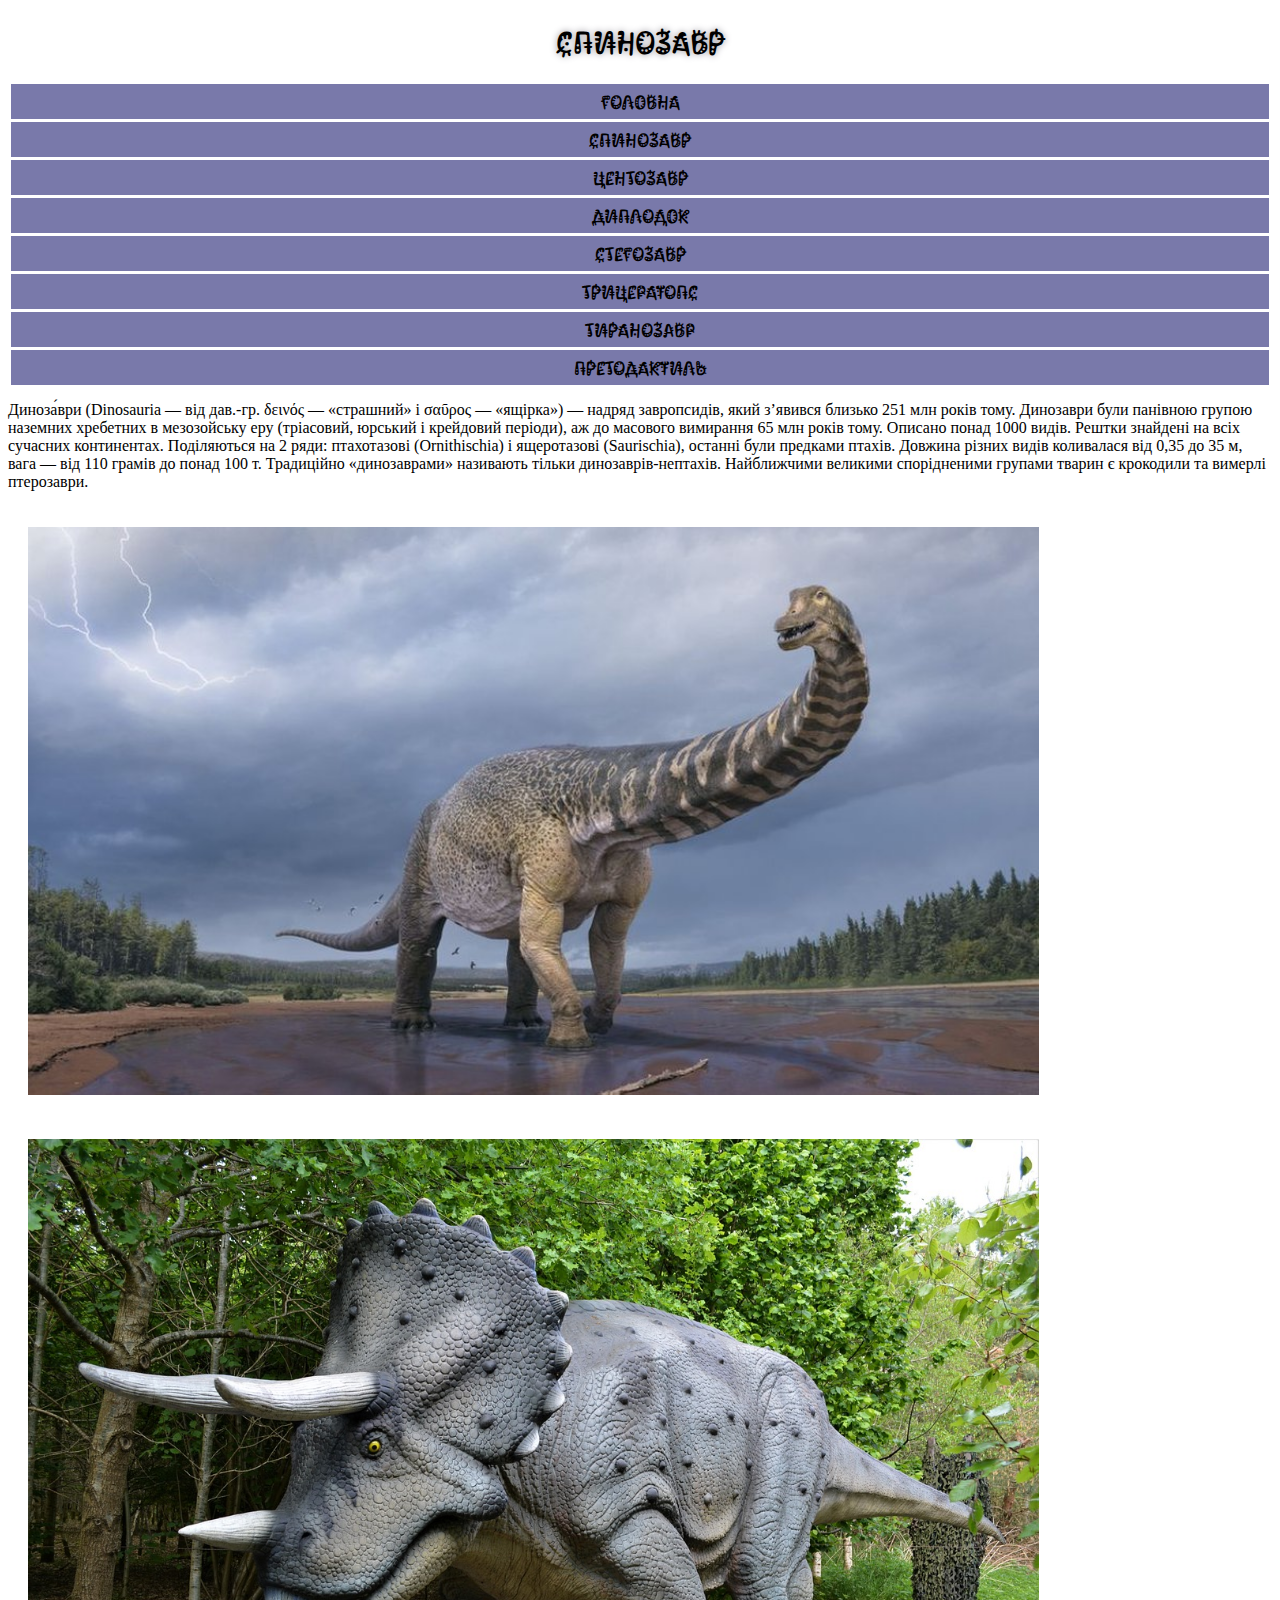
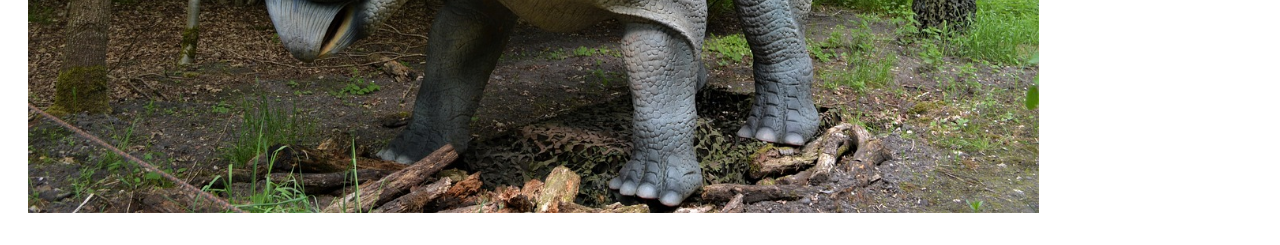
<file: 5/index 2.html>
<!DOCTYPE html>
<html lang="en">
<head>
    <meta charset="UTF-8">
    <meta name="viewport" content="width=device-width, initial-scale=1.0">
    <link rel="preconnect" href="https://fonts.googleapis.com">
<link rel="preconnect" href="https://fonts.gstatic.com" crossorigin>
<link href="https://fonts.googleapis.com/css2?family=Kablammo&display=swap" rel="stylesheet">
    <link rel="stylesheet" href="style.css">
    <title>Спинозавр</title>
</head>
<body>
    <h1>Спинозавр</h1>
    <div class="menu">
    <div class="menu-item"><a href="index.html">головна</a></div>
    <div class="menu-item"><a href="5-2.html">Спинозавр</a></div>
    <div class="menu-item"><a href="5-3.html">Центозавр</a></div>
    <div class="menu-item"><a href="5-4.html">Диплодок</a></div>
    <div class="menu-item"><a href="5-5.html">Стегозавр</a></div>
    <div class="menu-item"><a href="5-6.html">Трицератопс</a></div>
    <div class="menu-item"><a href="5-7.html">Тиранозавр</a></div>
    <div class="menu-item"><a href="5-8.html">Претодактиль</a></div>

    <p>Диноза́ври (Dinosauria — від дав.-гр. δεινός — «страшний» і σαῦρος — «ящірка») — надряд завропсидів, який з’явився близько 251 млн років тому. Динозаври були панівною групою наземних хребетних в мезозойську еру (тріасовий, юрський і крейдовий періоди), аж до масового вимирання 65 млн років тому. Описано понад 1000 видів. Рештки знайдені на всіх сучасних континентах. Поділяються на 2 ряди: птахотазові (Ornithischia) і ящеротазові (Saurischia), останні були предками птахів. Довжина різних видів коливалася від 0,35 до 35 м, вага — від 110 грамів до понад 100 т.

        Традиційно «динозаврами» називають тільки динозаврів-нептахів. Найближчими великими спорідненими групами тварин є крокодили та вимерлі птерозаври.
        </p>
        <img src="dino-01.jpg" alt="">
        <img src="dino-02.jpg" alt="">
</body>
</html>
</file>
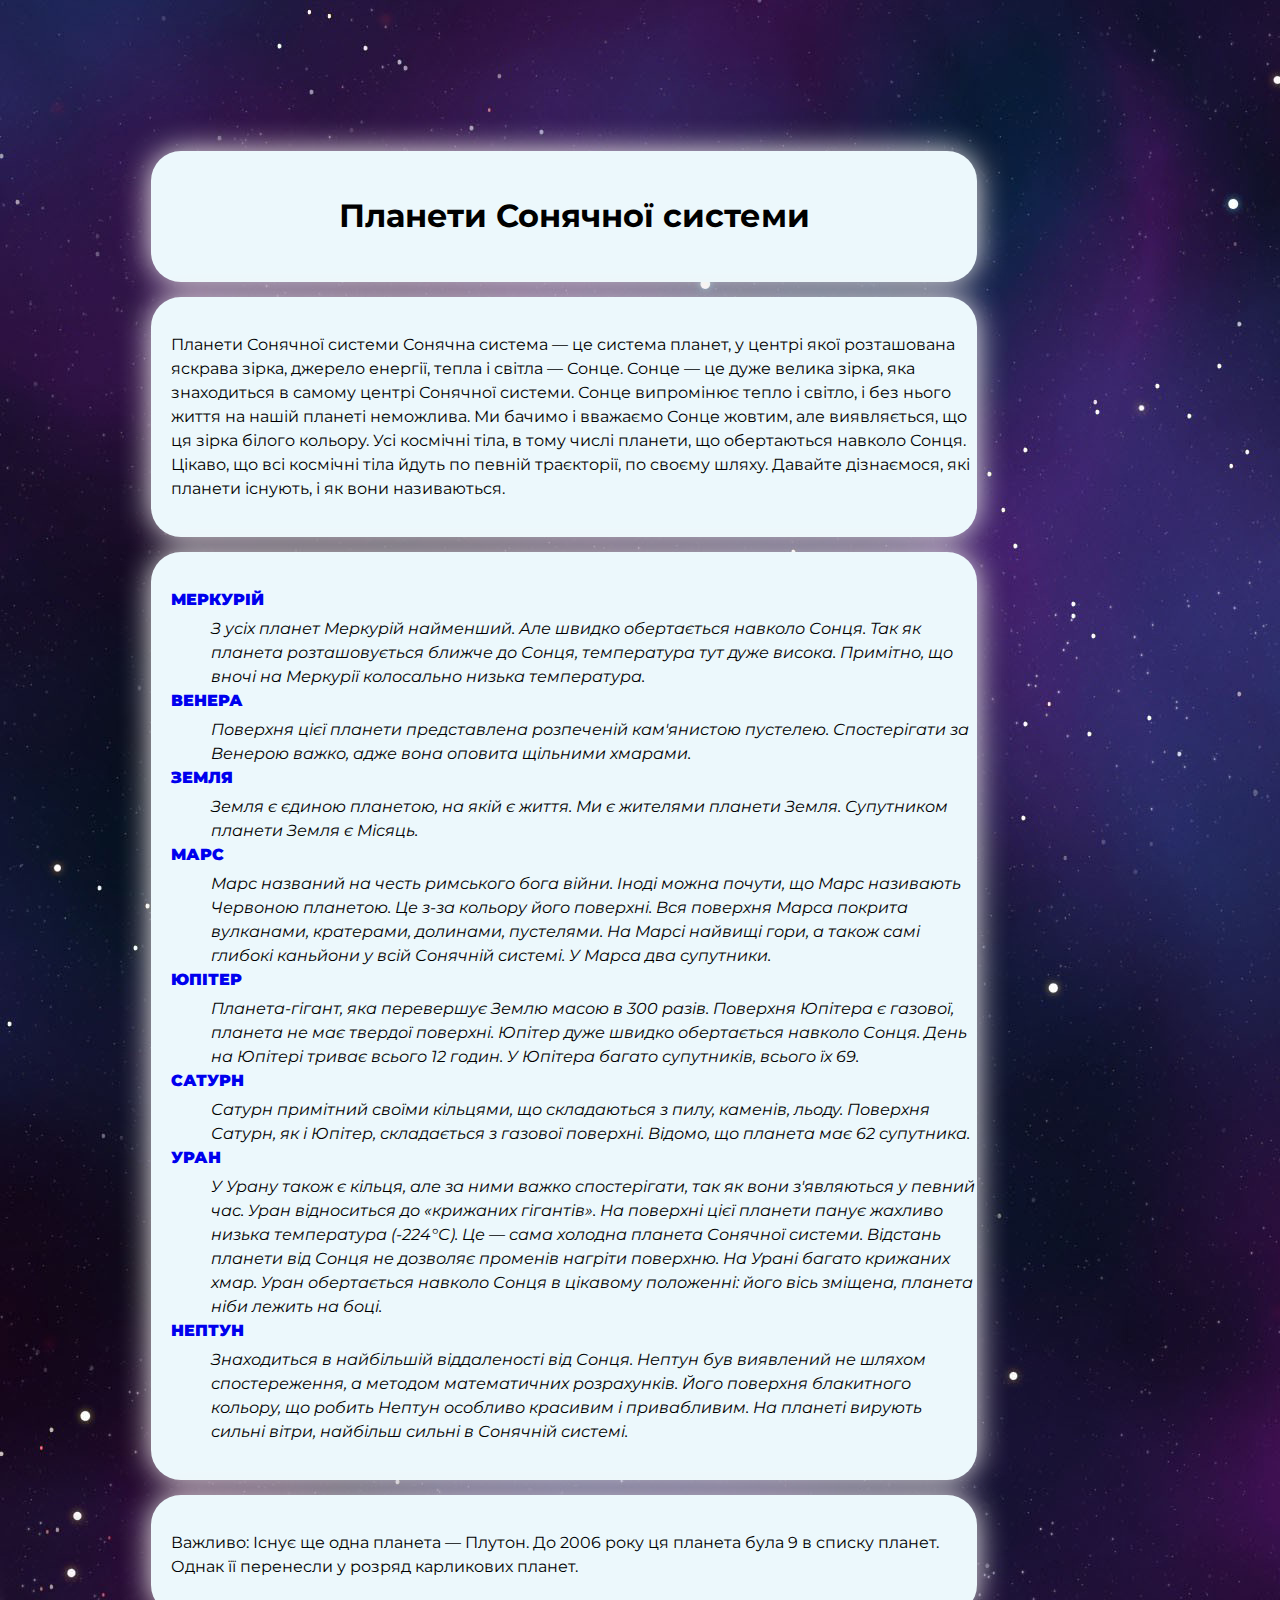
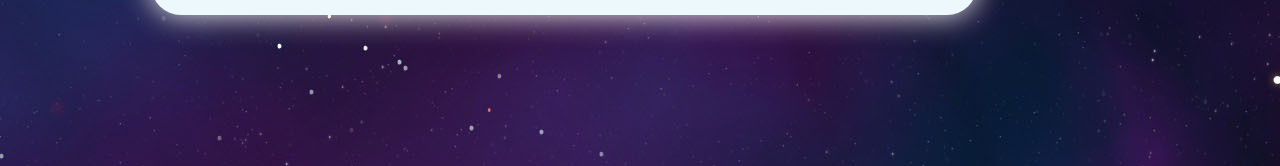
<file: dz/1.html>
<!DOCTYPE html>
<html lang="en">

<head>
    <meta charset="UTF-8">
    <meta name="viewport" content="width=device-width, initial-scale=1.0">
    <link rel="preconnect" href="https://fonts.googleapis.com">
    <link rel="preconnect" href="https://fonts.gstatic.com" crossorigin>
    <link
        href="https://fonts.googleapis.com/css2?family=Montserrat:ital,wght@0,100;0,200;0,300;0,400;0,500;0,600;1,100;1,200;1,300;1,400;1,500&family=Pixelify+Sans:wght@400;500;600;700&display=swap"
        rel="stylesheet">
    <link rel="stylesheet" href="style.css">
    <title>Document</title>
</head>

<body>
    <div class="tt">
        <h1>Планети Сонячної системи</h1>
    </div>
    <div class="tt">
        <p>Планети Сонячної системи
            Сонячна система — це система планет, у центрі якої розташована яскрава зірка, джерело енергії, тепла і
            світла — Сонце. Сонце — це дуже велика зірка, яка знаходиться в самому центрі Сонячної системи. Сонце
            випромінює тепло і світло, і без нього життя на нашій планеті неможлива. Ми бачимо і вважаємо Сонце жовтим,
            але виявляється, що ця зірка білого кольору. Усі космічні тіла, в тому числі планети, що обертаються навколо
            Сонця. Цікаво, що всі космічні тіла йдуть по певній траєкторії, по своєму шляху. Давайте дізнаємося, які
            планети існують, і як вони називаються. </p>
    </div>
    <div class="tt">
        <dl>
            <dt>
                <a href="Merkuriy.jpg" target="_blank">МЕРКУРІЙ</a>
            </dt>
            <dd>
                З усіх планет Меркурій найменший. Але швидко обертається навколо Сонця. Так як планета розташовується
                ближче до Сонця, температура тут дуже висока. Примітно, що вночі на Меркурії колосально низька
                температура.
            </dd>
            <dt> <a href="Venera.jpg" target="_blank">ВЕНЕРА</a> </dt>
            <dd>Поверхня цієї планети представлена розпеченій кам'янистою пустелею. Спостерігати за Венерою важко, адже
                вона оповита щільними хмарами.</dd>
            <dt>
                <a href="Earth.jpg" target="_blank">ЗЕМЛЯ</a>
            </dt>
            <dd>Земля є єдиною планетою, на якій є життя. Ми є жителями планети Земля. Супутником планети Земля є
                Місяць.</dd>
            <dt>
                <a href="Mars.jpg" target="_blank">МАРС</a>
            </dt>
            <dd>Марс названий на честь римського бога війни. Іноді можна почути, що Марс називають Червоною планетою. Це
                з-за кольору його поверхні. Вся поверхня Марса покрита вулканами, кратерами, долинами, пустелями. На
                Марсі найвищі гори, а також самі глибокі каньйони у всій Сонячній системі. У Марса два супутники.</dd>
            <dt>
                <a href="jupiter.jpg" target="_blank">ЮПІТЕР</a>
            </dt>
            <dd>
                Планета-гігант, яка перевершує Землю масою в 300 разів. Поверхня Юпітера є газової, планета не має
                твердої поверхні. Юпітер дуже швидко обертається навколо Сонця. День на Юпітері триває всього 12 годин.
                У Юпітера багато супутників, всього їх 69.
            </dd>
            <dt>
                <a href="saturn.jpg" target="_blank">САТУРН</a>
            </dt>
            <dd>
                Сатурн примітний своїми кільцями, що складаються з пилу, каменів, льоду. Поверхня Сатурн, як і Юпітер,
                складається з газової поверхні. Відомо, що планета має 62 супутника.
            </dd>
            <dt>
                <a href="Uran.jpg" target="_blank">УРАН</a>
            </dt>
            <dd>
                У Урану також є кільця, але за ними важко спостерігати, так як вони з'являються у певний час. Уран
                відноситься до «крижаних гігантів». На поверхні цієї планети панує жахливо низька температура (-224°С).
                Це — сама холодна планета Сонячної системи. Відстань планети від Сонця не дозволяє променів нагріти
                поверхню. На Урані багато крижаних хмар. Уран обертається навколо Сонця в цікавому положенні: його вісь
                зміщена, планета ніби лежить на боці.
            </dd>
            <dt>
                <a href="Neptun.jpg" target="_blank">НЕПТУН</a>
            </dt>
            <dd>
                Знаходиться в найбільшій віддаленості від Сонця. Нептун був виявлений не шляхом спостереження, а методом
                математичних розрахунків. Його поверхня блакитного кольору, що робить Нептун особливо красивим і
                привабливим. На планеті вирують сильні вітри, найбільш сильні в Сонячній системі.
            </dd>
        </dl>
    </div>
    <div class="tt">
        <p>Важливо: Існує ще одна планета — Плутон. До 2006 року ця планета була 9 в списку планет. Однак її перенесли у
            розряд карликових планет.</p>
    </div>

</body>

</html>
</file>
<file: 5/style.css>
h1{
    text-align: center;
    font-family:Kablammo, cursive ;
    color: black;
    text-shadow: 0px 0px 7px rgb(149, 146, 154);
    0px 0px 5px rgb(0, 0, 255);
    0px 0px 3px rg(255, 255, 255);
}

a{
    font-family:Kablammo, cursive ;
    text-decoration: none;
    color: black;
    transition: 0.5s;
    font-size: 1.2em;
}
.menu-item{
    text-align: center;
    background-color: rgb(121, 121, 170);
    margin: 3px;
    padding: 5px;
}

a:hover{
    letter-spacing: 3px;
    color: darkgreen;
}
img{
    width: 80%;
    margin: 20px;
}
p{
    font-family: Cambria, Cochin, Georgia, Times, 'Times New Roman', serif;
}
</file>
<file: game/style.css>
body{
    margin: 0;
}

img{
    width: 100%;
}

.logo{
    width: 40%;
    margin: 50px auto;
}

.father1, .father2{
    display: flex;
    flex-wrap: wrap-reverse;
    align-items: center;
}

.player{
    width: 200px;
    padding: 15px;
    flex-grow: 1;
    text-align: center;
    font-weight: 900;
}

.text, .image{
width: 300px;
flex-grow: 1;
padding: 30px;
color: whitesmoke;
}

.minecraft{
background: linear-gradient(to bottom, white, blue, aqua);
padding: 70px 0;
}

.rablax{
    background: linear-gradient(to bottom, white, red, aqua);
    padding: 70px 0;
    margin: 70px 0;
    }

    .no_cs2{
        background: linear-gradient(to bottom, white, aqua, green);
        padding: 70px 0;
        }

        h1{
            font-family: 'Press Start 2P', cursive;
            text-align: center;
            text-shadow: 0px 10px 15px violet, 0px 15px 15px black;
        }
</file>
<file: dz/style.css>
body{
    font-family: 'Montserrat', sans-serif;
    background-image: url(fon.jpg);
    padding: 10%;
}

div{
    background-color: rgb(236, 248, 252);
    border-radius: 30px;
    width: 80%;
padding-top: 20px;
padding-left: 20px;
padding-bottom: 20px;
box-shadow: 0px 0px 30px rgb(243, 238, 238);
line-height: 1.5;
margin: 15px;
font: 1em;
}

h1{
text-align: center;
font-style: 1.2em;
font-weight: 700;
}

dt{
font-weight: 900;
text-transform: uppercase;
}

a{
text-decoration: none;
}

dd{
padding-top: 5px;
font-style: italic;
}
</file>
